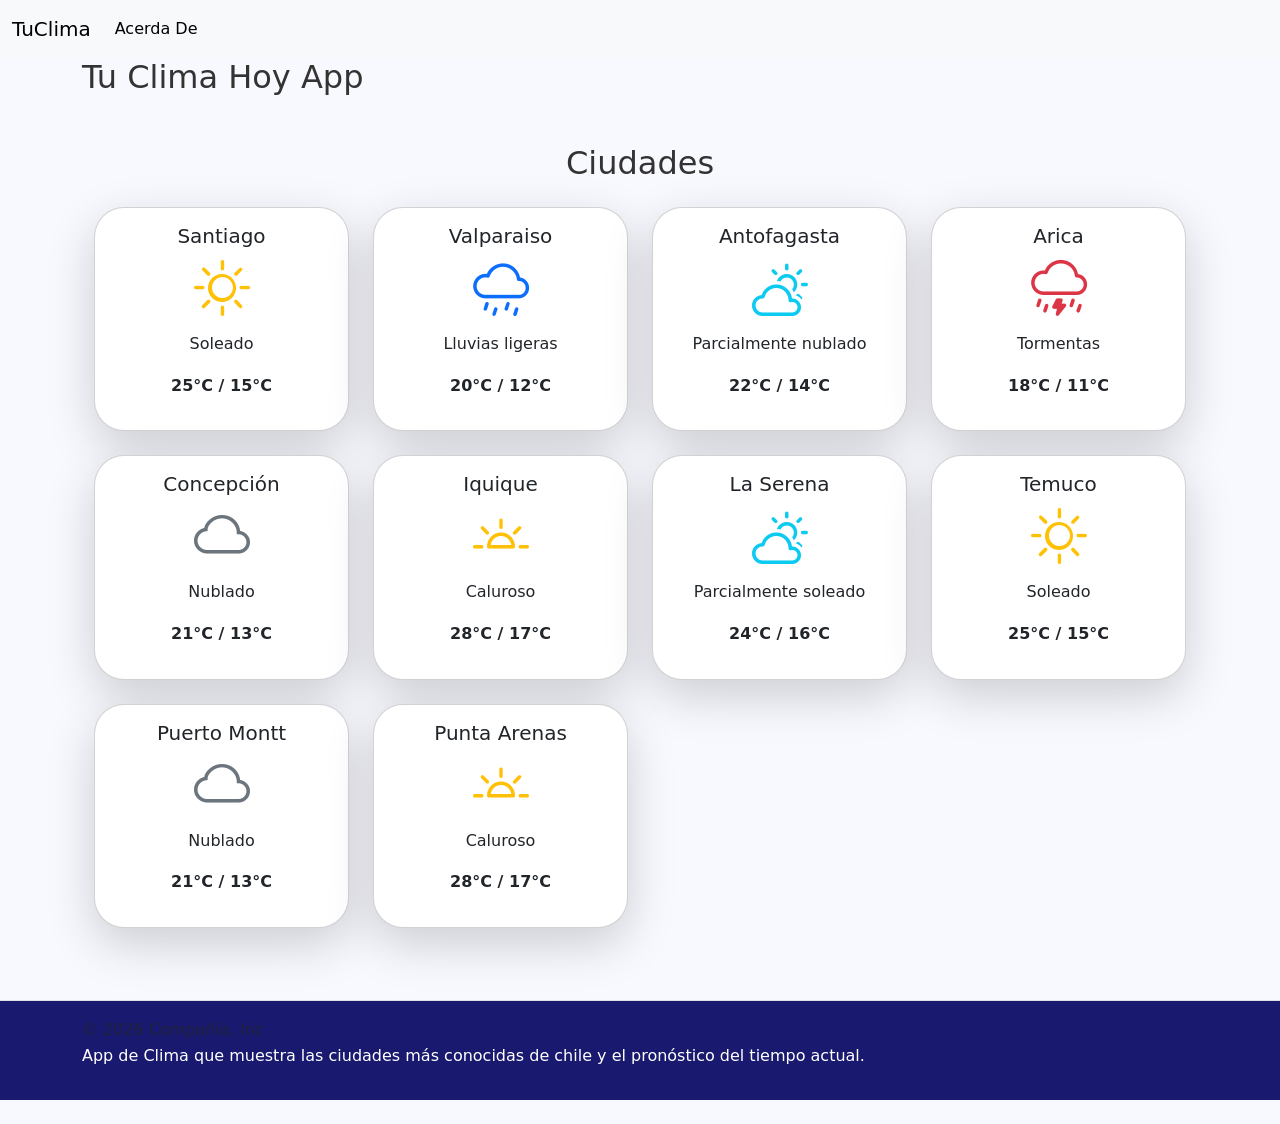
<file: index.html>
<!DOCTYPE html>
<html lang="en">

<head>
  <meta charset="UTF-8">
  <meta name="viewport" content="width=device-width, initial-scale=1.0">
  <link href="https://cdn.jsdelivr.net/npm/bootstrap@5.0.2/dist/css/bootstrap.min.css" rel="stylesheet"
    integrity="sha384-EVSTQN3/azprG1Anm3QDgpJLIm9Nao0Yz1ztcQTwFspd3yD65VohhpuuCOmLASjC" crossorigin="anonymous">
  <!-- Iconos de clima (ejemplo con Bootstrap Icons) -->
  <link href="https://cdn.jsdelivr.net/npm/bootstrap-icons@1.11.3/font/bootstrap-icons.css" rel="stylesheet">
  <link rel="stylesheet" href="css/style.css">
  <title>App de Clima</title>
</head>

<body>

  <header>
    <nav class="navbar navbar-expand-lg bg-body-tertiary navbar-light">
      <div class="container-fluid">
        <a class="navbar-brand" href="#">TuClima</a>
        <button class="navbar-toggler" type="button" data-bs-toggle="collapse" data-bs-target="#navbarNavAltMarkup"
          aria-controls="navbarNavAltMarkup" aria-expanded="false" aria-label="Toggle navigation">
          <span class="navbar-toggler-icon"></span>
        </button>
        <div class="collapse navbar-collapse" id="navbarNavAltMarkup">
          <div class="navbar-nav">
            <a class="nav-link active" aria-current="page" href="contents/acerdade.html">Acerda De</a>
          </div>
        </div>
      </div>
    </nav>
  </header>

  <section class="container">
    <div class="row d-flex justify-content-center">

      <div class="col-12 col-md-12 col-lg-12">
        <h2>Tu Clima Hoy App</h2>
        <div class="container my-5">
          <h2 class="text-center mb-4">Ciudades</h2>
          <div class="row row-cols-1 row-cols-md-4 g-4">

            <!-- Santiago -->
            <div class="col">
              <div class="card text-center shadow-lg">
                <div class="card-body">
                  <h5 class="card-title">Santiago</h5>
                  <i class="bi bi-brightness-high display-4 text-warning"></i>
                  <p class="card-text mt-2">Soleado</p>
                  <p class="fw-bold">25°C / 15°C</p>
                </div>
              </div>
            </div>

            <!-- Valparaíso -->
            <div class="col">
              <div class="card text-center shadow-lg">
                <div class="card-body">
                  <h5 class="card-title">Valparaiso</h5>
                  <i class="bi bi-cloud-drizzle display-4 text-primary"></i>
                  <p class="card-text mt-2">Lluvias ligeras</p>
                  <p class="fw-bold">20°C / 12°C</p>
                </div>
              </div>
            </div>

            <!-- Antofagasta -->
            <div class="col">
              <div class="card text-center shadow-lg">
                <div class="card-body">
                  <h5 class="card-title">Antofagasta</h5>
                  <i class="bi bi-cloud-sun display-4 text-info"></i>
                  <p class="card-text mt-2">Parcialmente nublado</p>
                  <p class="fw-bold">22°C / 14°C</p>
                </div>
              </div>
            </div>

            <!-- Arica -->
            <div class="col">
              <div class="card text-center shadow-lg">
                <div class="card-body">
                  <h5 class="card-title">Arica</h5>
                  <i class="bi bi-cloud-lightning-rain display-4 text-danger"></i>
                  <p class="card-text mt-2">Tormentas</p>
                  <p class="fw-bold">18°C / 11°C</p>
                </div>
              </div>
            </div>

            <!-- Concepción -->
            <div class="col">
              <div class="card text-center shadow-lg">
                <div class="card-body">
                  <h5 class="card-title">Concepción</h5>
                  <i class="bi bi-cloud display-4 text-secondary"></i>
                  <p class="card-text mt-2">Nublado</p>
                  <p class="fw-bold">21°C / 13°C</p>
                </div>
              </div>
            </div>

            <!-- Iquique -->
            <div class="col">
              <div class="card text-center shadow-lg">
                <div class="card-body">
                  <h5 class="card-title">Iquique</h5>
                  <i class="bi bi-brightness-alt-high display-4 text-warning"></i>
                  <p class="card-text mt-2">Caluroso</p>
                  <p class="fw-bold">28°C / 17°C</p>
                </div>
              </div>
            </div>

            <!-- La Serena -->
            <div class="col">
              <div class="card text-center shadow-lg">
                <div class="card-body">
                  <h5 class="card-title">La Serena</h5>
                  <i class="bi bi-cloud-sun display-4 text-info"></i>
                  <p class="card-text mt-2">Parcialmente soleado</p>
                  <p class="fw-bold">24°C / 16°C</p>
                </div>
              </div>
            </div>

            <!-- Temuco -->
            <div class="col">
              <div class="card text-center shadow-lg">
                <div class="card-body">
                  <h5 class="card-title">Temuco</h5>
                  <i class="bi bi-brightness-high display-4 text-warning"></i>
                  <p class="card-text mt-2">Soleado</p>
                  <p class="fw-bold">25°C / 15°C</p>
                </div>
              </div>
            </div>

            <!-- Puerto Montt -->
            <div class="col">
              <div class="card text-center shadow-lg">
                <div class="card-body">
                  <h5 class="card-title">Puerto Montt</h5>
                  <i class="bi bi-cloud display-4 text-secondary"></i>
                  <p class="card-text mt-2">Nublado</p>
                  <p class="fw-bold">21°C / 13°C</p>
                </div>
              </div>
            </div>

            <!-- Punta Arenas -->
            <div class="col">
              <div class="card text-center shadow-lg">
                <div class="card-body">
                  <h5 class="card-title">Punta Arenas</h5>
                  <i class="bi bi-brightness-alt-high display-4 text-warning"></i>
                  <p class="card-text mt-2">Caluroso</p>
                  <p class="fw-bold">28°C / 17°C</p>
                </div>
              </div>
            </div>

          </div>
        </div>


      </div>

    </div>

  </section>



  <footer class="py-3 my-4 border-top">
    <div class="container d-flex flex-wrap justify-content-between align-items-center">
      <p class="col-md-4 mb-0 text-body-secondary">&copy; 2026 Compañía, Inc</p>
      <p>App de Clima que muestra las ciudades más conocidas de chile y el pronóstico del tiempo actual.</p>
    </div>
  </footer>


  <script src="https://cdn.jsdelivr.net/npm/bootstrap@5.0.2/dist/js/bootstrap.bundle.min.js"
    integrity="sha384-MrcW6ZMFYlzcLA8Nl+NtUVF0sA7MsXsP1UyJoMp4YLEuNSfAP+JcXn/tWtIaxVXM"
    crossorigin="anonymous"></script>

  <script src="js/script.js"></script>
</body>

</html>
</file>
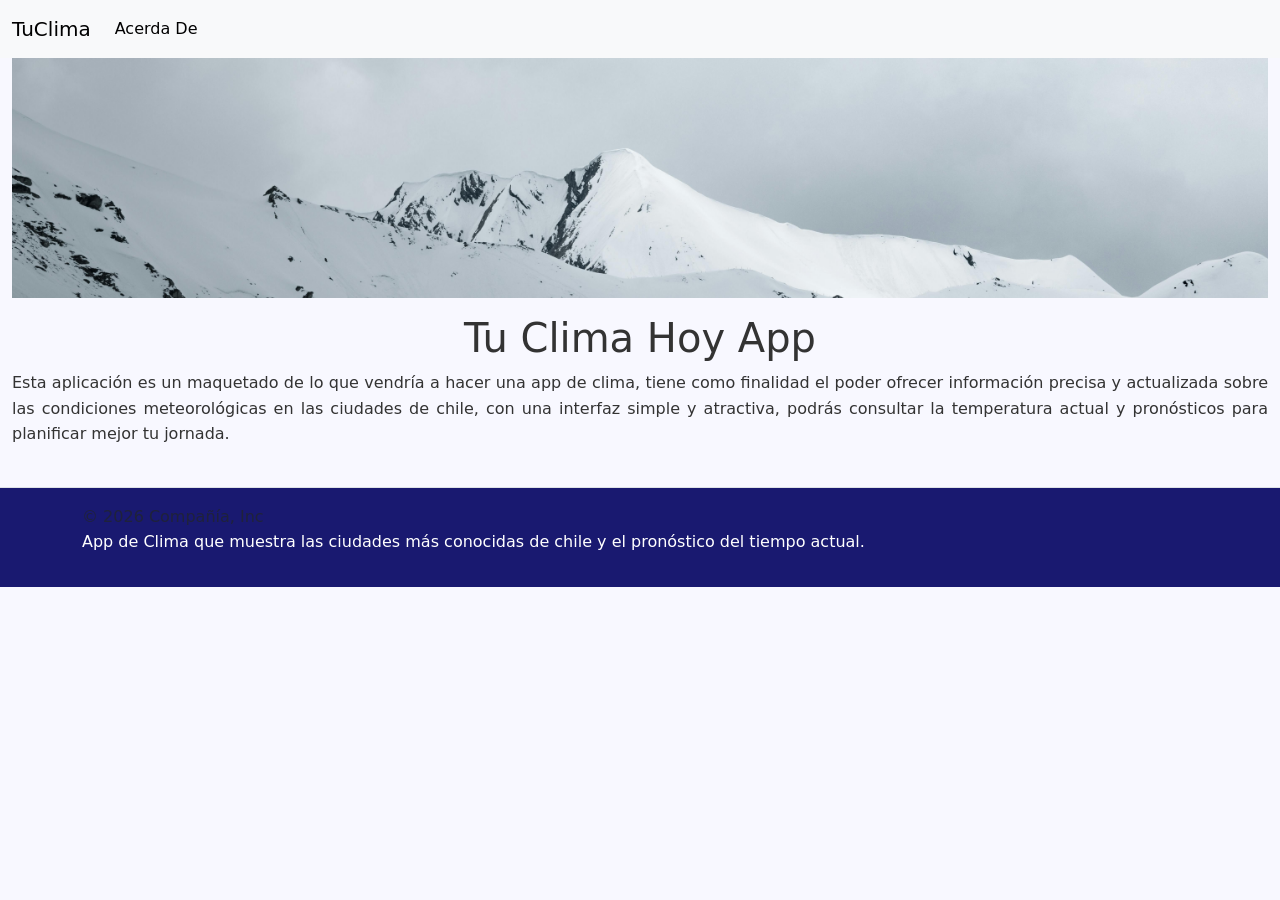
<file: contents/acerdade.html>
<!DOCTYPE html>
<html lang="en">

<head>
  <meta charset="UTF-8">
  <meta name="viewport" content="width=device-width, initial-scale=1.0">
  <!-- Bootstrap CSS -->
  <link href="https://cdn.jsdelivr.net/npm/bootstrap@5.3.3/dist/css/bootstrap.min.css" rel="stylesheet">
  <link rel="stylesheet" href="../css/style.css">
  <title>Acerca De</title>
</head>

<body>
  <header>
    <nav class="navbar navbar-expand-lg bg-body-tertiary navbar-light">
      <div class="container-fluid">
        <a class="navbar-brand" href="../index.html">TuClima</a>
        <button class="navbar-toggler" type="button" data-bs-toggle="collapse" data-bs-target="#navbarNavAltMarkup"
          aria-controls="navbarNavAltMarkup" aria-expanded="false" aria-label="Toggle navigation">
          <span class="navbar-toggler-icon"></span>
        </button>
        <div class="collapse navbar-collapse" id="navbarNavAltMarkup">
          <div class="navbar-nav">
            <a class="nav-link active" aria-current="page" href="contents/acerdade.html">Acerda De</a>
          </div>
        </div>
      </div>
    </nav>
  </header>

  <section class="container-fluid">
    <div class="hero">

    </div>

    <div id="main" class="row row-cols-1 acercade mt-3">
      <h1>Tu Clima Hoy App</h1>

      <p>
        Esta aplicación es un maquetado de lo que vendría a hacer una app de clima, tiene como finalidad el poder
        ofrecer información precisa y actualizada sobre las condiciones meteorológicas en las ciudades de chile, con una
        interfaz simple y atractiva, podrás consultar la temperatura actual y pronósticos para planificar mejor tu
        jornada.
      </p>

    </div>
  </section>


  <footer class="py-3 my-4 border-top">
    <div class="container d-flex flex-wrap justify-content-between align-items-center">
      <p class="col-md-4 mb-0 text-body-secondary">&copy; 2026 Compañía, Inc</p>
      <p>App de Clima que muestra las ciudades más conocidas de chile y el pronóstico del tiempo actual.</p>
    </div>
  </footer>

  <script src="https://cdn.jsdelivr.net/npm/bootstrap@5.0.2/dist/js/bootstrap.bundle.min.js"
    integrity="sha384-MrcW6ZMFYlzcLA8Nl+NtUVF0sA7MsXsP1UyJoMp4YLEuNSfAP+JcXn/tWtIaxVXM"
    crossorigin="anonymous"></script>

</body>

</html>
</file>
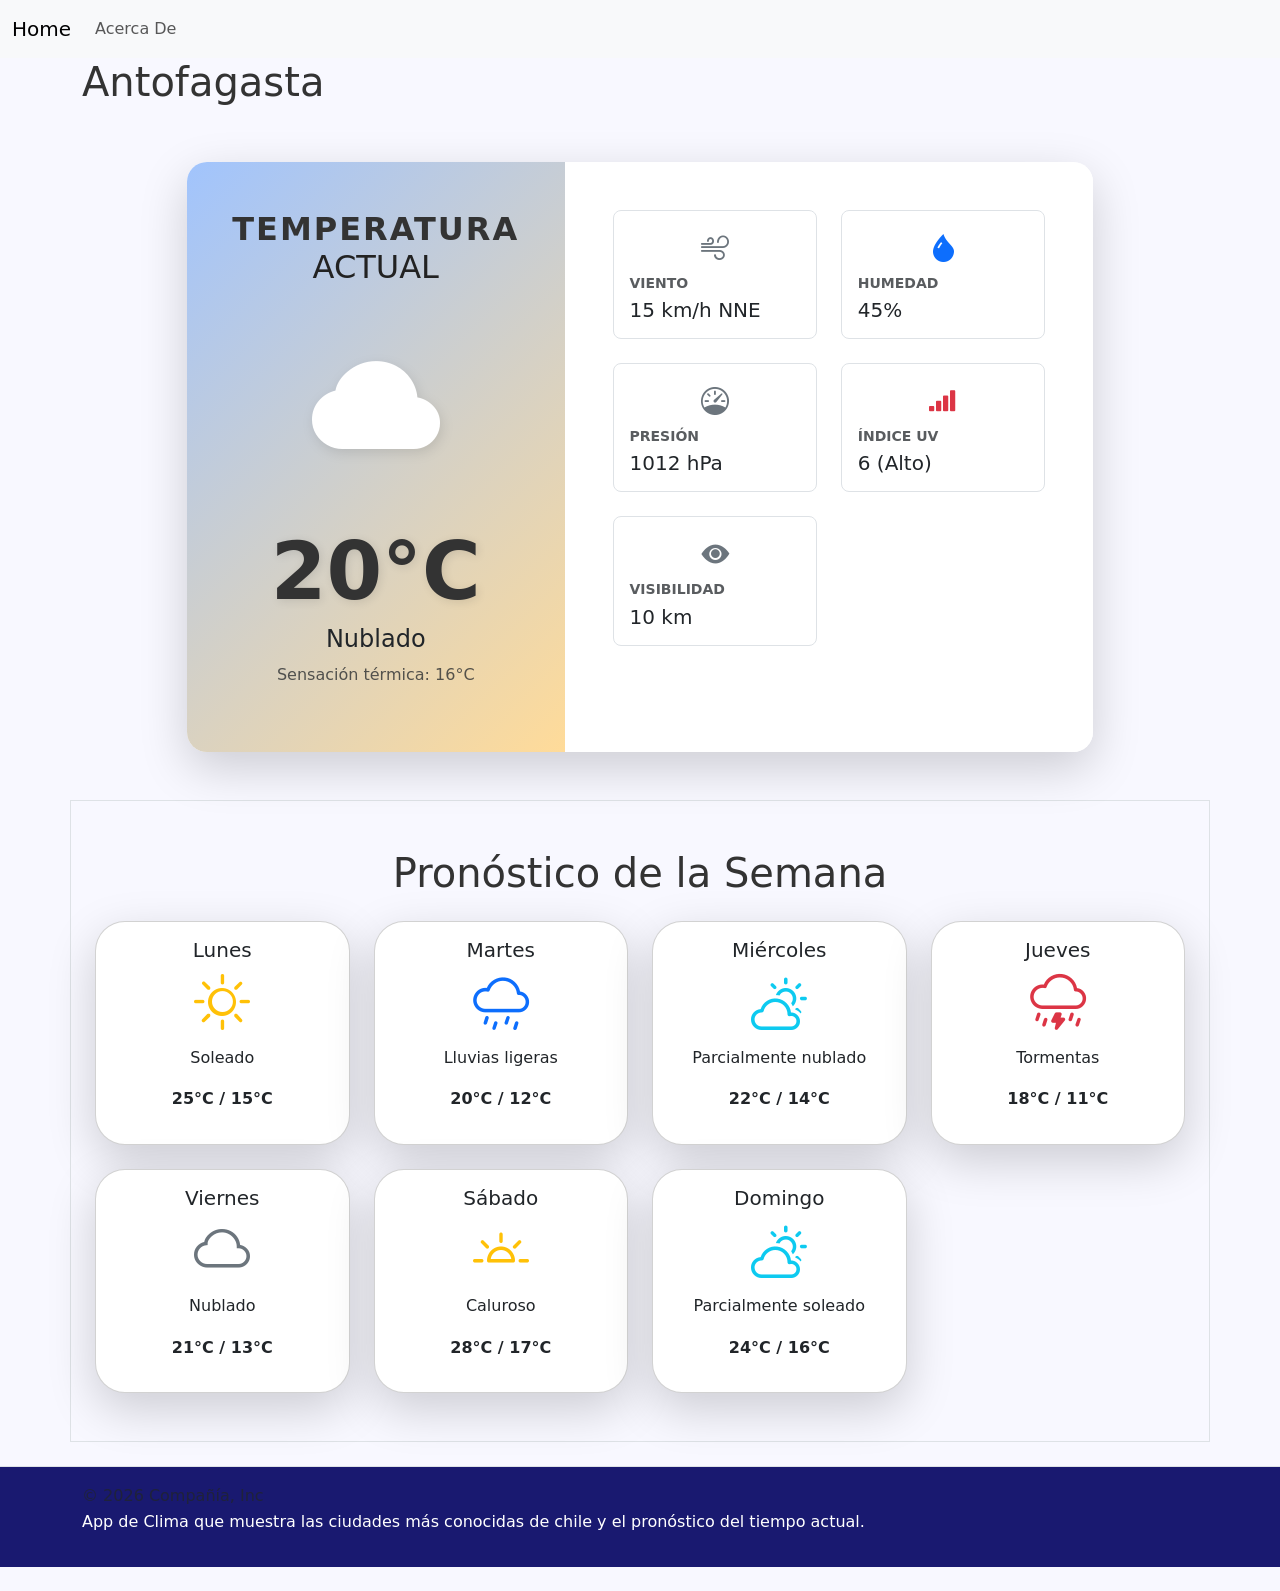
<file: contents/antofagasta.html>
<!DOCTYPE html>
<html lang="en">

<head>
  <meta charset="UTF-8">
  <meta name="viewport" content="width=device-width, initial-scale=1.0">
  <!-- Bootstrap CSS -->
  <link href="https://cdn.jsdelivr.net/npm/bootstrap@5.3.3/dist/css/bootstrap.min.css" rel="stylesheet">
  <!-- Iconos de clima (ejemplo con Bootstrap Icons) -->
  <link href="https://cdn.jsdelivr.net/npm/bootstrap-icons@1.11.3/font/bootstrap-icons.css" rel="stylesheet">
  <link rel="stylesheet" href="../css/style.css">
  <title>App de Clima</title>
</head>

<body>

  <header>
    <nav class="navbar navbar-expand-lg bg-body-tertiary">
      <div class="container-fluid">
        <a class="navbar-brand" href="../index.html">Home</a>
        <button class="navbar-toggler" type="button" data-bs-toggle="collapse" data-bs-target="#navbarNavAltMarkup"
          aria-controls="navbarNavAltMarkup" aria-expanded="false" aria-label="Toggle navigation">
          <span class="navbar-toggler-icon"></span>
        </button>
        <div class="collapse navbar-collapse" id="navbarNavAltMarkup">
          <div class="navbar-nav">
            <a class="nav-link" href="acerdade.html">Acerca De</a>
          </div>
        </div>
      </div>
    </nav>
  </header>

  <section class="container">
    <div class="row main">

      <div class="col-12 col-md-12 col-lg-12">
        <h1>Antofagasta</h1>
        <div class="container py-5">
          <div class="row justify-content-center">
            <div class="col-12 col-xl-10">

              <div class="card shadow-lg border-0 overflow-hidden" style="border-radius: 20px;">
                <div class="row g-0">

                  <div class="col-md-5 d-flex flex-column justify-content-center align-items-center text-white p-5"
                    style="background: linear-gradient(135deg, #a1c4fd 0%, #ffdb99 100%);">
                    <h2 class="text-uppercase fw-bold mb-0" style="letter-spacing: 2px; color: #333;">TEMPERATURA</h2>
                    <h2 class="fw-black mb-4" style="font-size: 2rem; color: #222;">ACTUAL</h2>

                    <div class="position-relative mb-2">
                      <i class="bi bi-cloud-fill"
                        style="font-size: 8rem; color: #fff; filter: drop-shadow(2px 4px 6px rgba(0,0,0,0.1));"></i>
                    </div>

                    <div class="display-1 fw-bold mb-0" style="text-shadow: 2px 2px 10px rgba(0,0,0,0.1); color: #333;">
                      20°C</div>
                    <p class="fs-4 fw-medium text-dark mb-1">Nublado</p>
                    <p class="opacity-75 text-dark">Sensación térmica: 16°C</p>
                  </div>

                  <div class="col-md-7 bg-white p-5">
                    <div class="row g-4">
                      <div class="col-6">
                        <div class="p-3 border rounded-3 text-center">
                          <i class="bi bi-wind fs-3 text-secondary"></i>
                          <p class="small text-uppercase mb-1 fw-bold text-muted">Viento</p>
                          <p class="h5 mb-0">15 km/h NNE</p>
                        </div>
                      </div>
                      <div class="col-6">
                        <div class="p-3 border rounded-3 text-center">
                          <i class="bi bi-droplet-fill fs-3 text-primary"></i>
                          <p class="small text-uppercase mb-1 fw-bold text-muted">Humedad</p>
                          <p class="h5 mb-0">45%</p>
                        </div>
                      </div>
                      <div class="col-6">
                        <div class="p-3 border rounded-3 text-center">
                          <i class="bi bi-speedometer fs-3 text-secondary"></i>
                          <p class="small text-uppercase mb-1 fw-bold text-muted">Presión</p>
                          <p class="h5 mb-0">1012 hPa</p>
                        </div>
                      </div>
                      <div class="col-6">
                        <div class="p-3 border rounded-3 text-center">
                          <i class="bi bi-reception-4 fs-3 text-danger"></i>
                          <p class="small text-uppercase mb-1 fw-bold text-muted">Índice UV</p>
                          <p class="h5 mb-0">6 (Alto)</p>
                        </div>
                      </div>
                      <div class="col-6">
                        <div class="p-3 border rounded-3 text-center">
                          <i class="bi bi-eye-fill fs-3 text-secondary"></i>
                          <p class="small text-uppercase mb-1 fw-bold text-muted">Visibilidad</p>
                          <p class="h5 mb-0">10 km</p>
                        </div>
                      </div>

                    </div>
                  </div>

                </div>
              </div>
            </div>
          </div>
        </div>
      </div>
      <div class="col-12 col-md-12 col-lg-12 border">
        <div class="container my-5">
          <h1 class="text-center mb-4">Pronóstico de la Semana</h1>
          <div class="row row-cols-1 row-cols-md-4 g-4">

            <!-- Lunes -->
            <div class="col">
              <div class="card text-center shadow-lg">
                <div class="card-body">
                  <h5 class="card-title">Lunes</h5>
                  <i class="bi bi-brightness-high display-4 text-warning"></i>
                  <p class="card-text mt-2">Soleado</p>
                  <p class="fw-bold">25°C / 15°C</p>
                </div>
              </div>
            </div>

            <!-- Martes -->
            <div class="col">
              <div class="card text-center shadow-lg">
                <div class="card-body">
                  <h5 class="card-title">Martes</h5>
                  <i class="bi bi-cloud-drizzle display-4 text-primary"></i>
                  <p class="card-text mt-2">Lluvias ligeras</p>
                  <p class="fw-bold">20°C / 12°C</p>
                </div>
              </div>
            </div>

            <!-- Miércoles -->
            <div class="col">
              <div class="card text-center shadow-lg">
                <div class="card-body">
                  <h5 class="card-title">Miércoles</h5>
                  <i class="bi bi-cloud-sun display-4 text-info"></i>
                  <p class="card-text mt-2">Parcialmente nublado</p>
                  <p class="fw-bold">22°C / 14°C</p>
                </div>
              </div>
            </div>

            <!-- Jueves -->
            <div class="col">
              <div class="card text-center shadow-lg">
                <div class="card-body">
                  <h5 class="card-title">Jueves</h5>
                  <i class="bi bi-cloud-lightning-rain display-4 text-danger"></i>
                  <p class="card-text mt-2">Tormentas</p>
                  <p class="fw-bold">18°C / 11°C</p>
                </div>
              </div>
            </div>

            <!-- Viernes -->
            <div class="col">
              <div class="card text-center shadow-lg">
                <div class="card-body">
                  <h5 class="card-title">Viernes</h5>
                  <i class="bi bi-cloud display-4 text-secondary"></i>
                  <p class="card-text mt-2">Nublado</p>
                  <p class="fw-bold">21°C / 13°C</p>
                </div>
              </div>
            </div>

            <!-- Sábado -->
            <div class="col">
              <div class="card text-center shadow-lg">
                <div class="card-body">
                  <h5 class="card-title">Sábado</h5>
                  <i class="bi bi-brightness-alt-high display-4 text-warning"></i>
                  <p class="card-text mt-2">Caluroso</p>
                  <p class="fw-bold">28°C / 17°C</p>
                </div>
              </div>
            </div>

            <!-- Domingo -->
            <div class="col">
              <div class="card text-center shadow-lg">
                <div class="card-body">
                  <h5 class="card-title">Domingo</h5>
                  <i class="bi bi-cloud-sun display-4 text-info"></i>
                  <p class="card-text mt-2">Parcialmente soleado</p>
                  <p class="fw-bold">24°C / 16°C</p>
                </div>
              </div>
            </div>

          </div>
        </div>


      </div>
  </section>

  <footer class="py-3 my-4 border-top">
    <div class="container d-flex flex-wrap justify-content-between align-items-center">
      <p class="col-md-4 mb-0 text-body-secondary">&copy; 2026 Compañía, Inc</p>
      <p>App de Clima que muestra las ciudades más conocidas de chile y el pronóstico del tiempo actual.</p>
    </div>
  </footer>

  <script src="https://cdn.jsdelivr.net/npm/bootstrap@5.0.2/dist/js/bootstrap.bundle.min.js"
    integrity="sha384-MrcW6ZMFYlzcLA8Nl+NtUVF0sA7MsXsP1UyJoMp4YLEuNSfAP+JcXn/tWtIaxVXM"
    crossorigin="anonymous"></script>
</body>

</html>
</file>
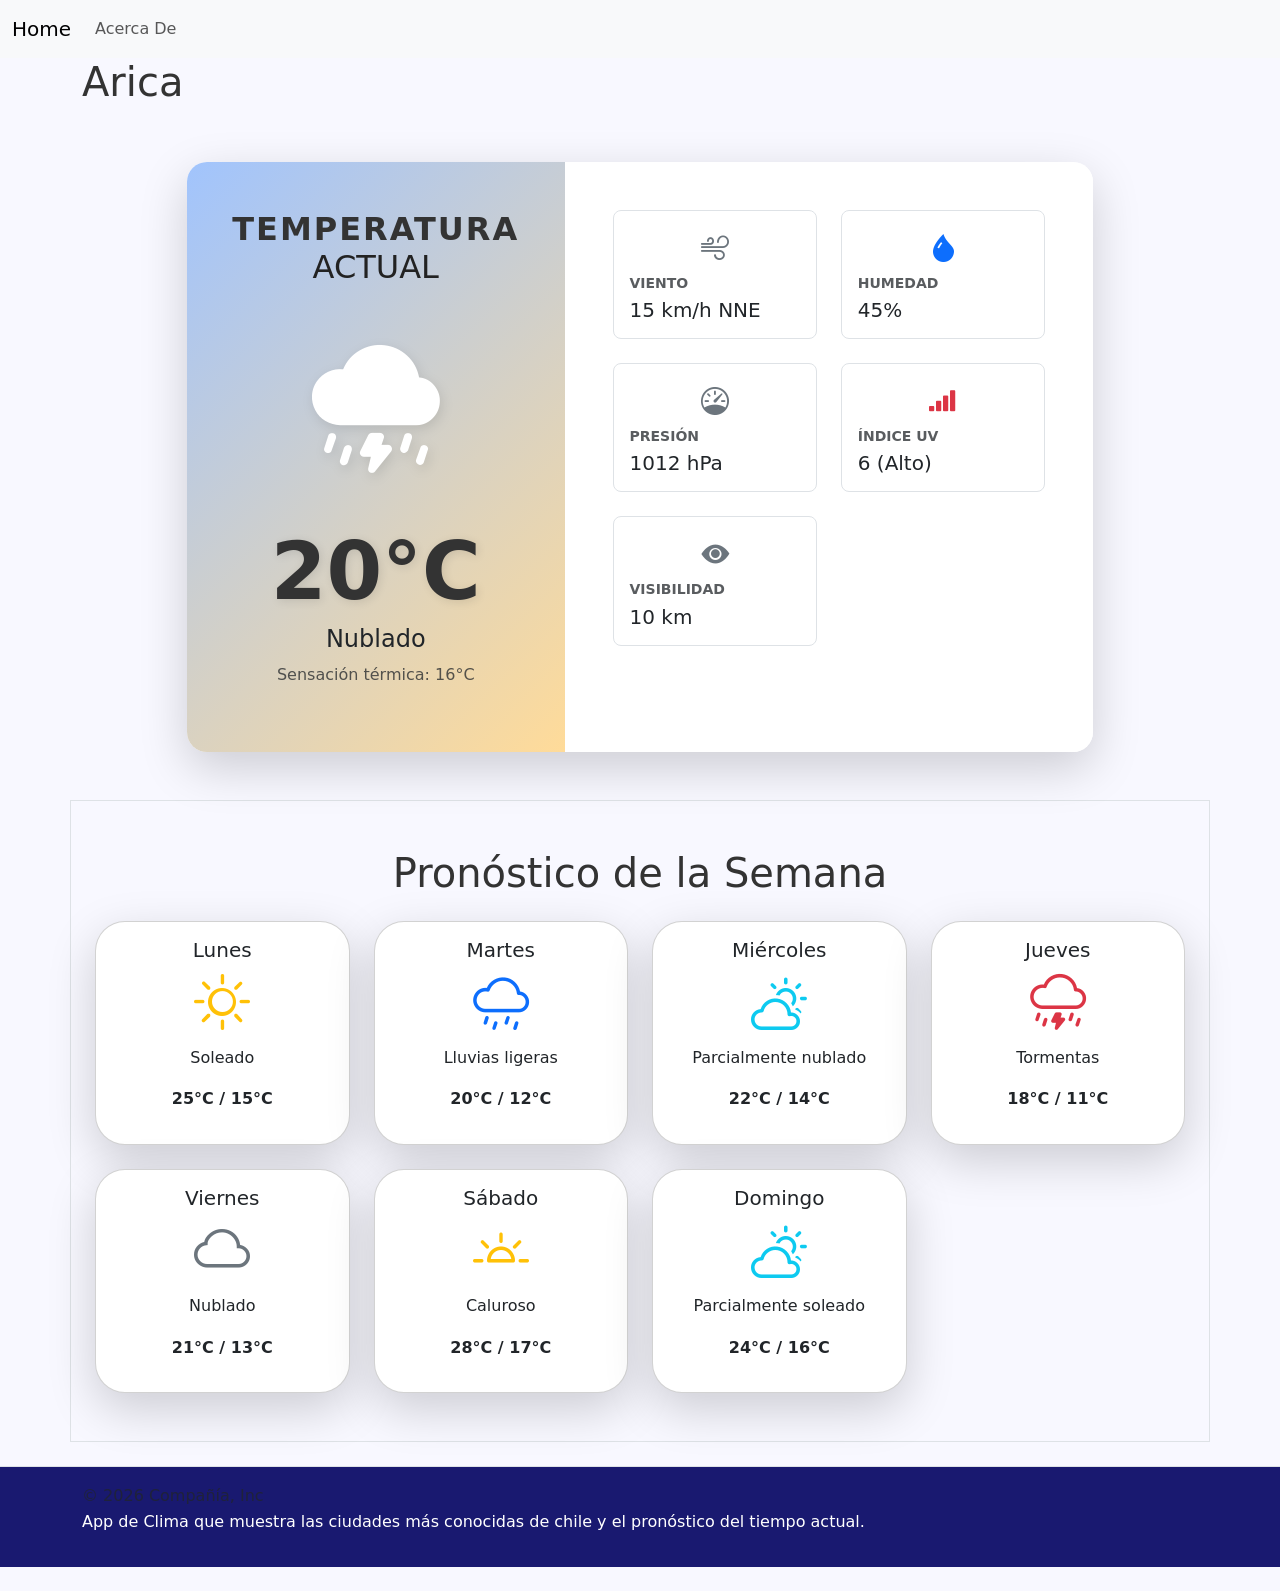
<file: contents/arica.html>
<!DOCTYPE html>
<html lang="en">

<head>
  <meta charset="UTF-8">
  <meta name="viewport" content="width=device-width, initial-scale=1.0">
  <!-- Bootstrap CSS -->
  <link href="https://cdn.jsdelivr.net/npm/bootstrap@5.3.3/dist/css/bootstrap.min.css" rel="stylesheet">
  <!-- Iconos de clima (ejemplo con Bootstrap Icons) -->
  <link href="https://cdn.jsdelivr.net/npm/bootstrap-icons@1.11.3/font/bootstrap-icons.css" rel="stylesheet">
  <link rel="stylesheet" href="../css/style.css">
  <title>App de Clima</title>
</head>

<body>

  <header>
    <nav class="navbar navbar-expand-lg bg-body-tertiary">
      <div class="container-fluid">
        <a class="navbar-brand" href="../index.html">Home</a>
        <button class="navbar-toggler" type="button" data-bs-toggle="collapse" data-bs-target="#navbarNavAltMarkup"
          aria-controls="navbarNavAltMarkup" aria-expanded="false" aria-label="Toggle navigation">
          <span class="navbar-toggler-icon"></span>
        </button>
        <div class="collapse navbar-collapse" id="navbarNavAltMarkup">
          <div class="navbar-nav">
            <a class="nav-link" href="acerdade.html">Acerca De</a>
          </div>
        </div>
      </div>
    </nav>
  </header>

  <section class="container">
    <div class="row main">

      <div class="col-12 col-md-12 col-lg-12">
        <h1>Arica</h1>
        <div class="container py-5">
          <div class="row justify-content-center">
            <div class="col-12 col-xl-10">

              <div class="card shadow-lg border-0 overflow-hidden" style="border-radius: 20px;">
                <div class="row g-0">

                  <div class="col-md-5 d-flex flex-column justify-content-center align-items-center text-white p-5"
                    style="background: linear-gradient(135deg, #a1c4fd 0%, #ffdb99 100%);">
                    <h2 class="text-uppercase fw-bold mb-0" style="letter-spacing: 2px; color: #333;">TEMPERATURA</h2>
                    <h2 class="fw-black mb-4" style="font-size: 2rem; color: #222;">ACTUAL</h2>

                    <div class="position-relative mb-2">
                      <i class="bi bi-cloud-lightning-rain-fill"
                        style="font-size: 8rem; color: #fff; filter: drop-shadow(2px 4px 6px rgba(0,0,0,0.1));"></i>
                    </div>

                    <div class="display-1 fw-bold mb-0" style="text-shadow: 2px 2px 10px rgba(0,0,0,0.1); color: #333;">
                      20°C</div>
                    <p class="fs-4 fw-medium text-dark mb-1">Nublado</p>
                    <p class="opacity-75 text-dark">Sensación térmica: 16°C</p>
                  </div>

                  <div class="col-md-7 bg-white p-5">
                    <div class="row g-4">
                      <div class="col-6">
                        <div class="p-3 border rounded-3 text-center">
                          <i class="bi bi-wind fs-3 text-secondary"></i>
                          <p class="small text-uppercase mb-1 fw-bold text-muted">Viento</p>
                          <p class="h5 mb-0">15 km/h NNE</p>
                        </div>
                      </div>
                      <div class="col-6">
                        <div class="p-3 border rounded-3 text-center">
                          <i class="bi bi-droplet-fill fs-3 text-primary"></i>
                          <p class="small text-uppercase mb-1 fw-bold text-muted">Humedad</p>
                          <p class="h5 mb-0">45%</p>
                        </div>
                      </div>
                      <div class="col-6">
                        <div class="p-3 border rounded-3 text-center">
                          <i class="bi bi-speedometer fs-3 text-secondary"></i>
                          <p class="small text-uppercase mb-1 fw-bold text-muted">Presión</p>
                          <p class="h5 mb-0">1012 hPa</p>
                        </div>
                      </div>
                      <div class="col-6">
                        <div class="p-3 border rounded-3 text-center">
                          <i class="bi bi-reception-4 fs-3 text-danger"></i>
                          <p class="small text-uppercase mb-1 fw-bold text-muted">Índice UV</p>
                          <p class="h5 mb-0">6 (Alto)</p>
                        </div>
                      </div>
                      <div class="col-6">
                        <div class="p-3 border rounded-3 text-center">
                          <i class="bi bi-eye-fill fs-3 text-secondary"></i>
                          <p class="small text-uppercase mb-1 fw-bold text-muted">Visibilidad</p>
                          <p class="h5 mb-0">10 km</p>
                        </div>
                      </div>

                    </div>
                  </div>

                </div>
              </div>
            </div>
          </div>
        </div>
      </div>
      <div class="col-12 col-md-12 col-lg-12 border">
        <div class="container my-5">
          <h1 class="text-center mb-4">Pronóstico de la Semana</h1>
          <div class="row row-cols-1 row-cols-md-4 g-4">

            <!-- Lunes -->
            <div class="col">
              <div class="card text-center shadow-lg">
                <div class="card-body">
                  <h5 class="card-title">Lunes</h5>
                  <i class="bi bi-brightness-high display-4 text-warning"></i>
                  <p class="card-text mt-2">Soleado</p>
                  <p class="fw-bold">25°C / 15°C</p>
                </div>
              </div>
            </div>

            <!-- Martes -->
            <div class="col">
              <div class="card text-center shadow-lg">
                <div class="card-body">
                  <h5 class="card-title">Martes</h5>
                  <i class="bi bi-cloud-drizzle display-4 text-primary"></i>
                  <p class="card-text mt-2">Lluvias ligeras</p>
                  <p class="fw-bold">20°C / 12°C</p>
                </div>
              </div>
            </div>

            <!-- Miércoles -->
            <div class="col">
              <div class="card text-center shadow-lg">
                <div class="card-body">
                  <h5 class="card-title">Miércoles</h5>
                  <i class="bi bi-cloud-sun display-4 text-info"></i>
                  <p class="card-text mt-2">Parcialmente nublado</p>
                  <p class="fw-bold">22°C / 14°C</p>
                </div>
              </div>
            </div>

            <!-- Jueves -->
            <div class="col">
              <div class="card text-center shadow-lg">
                <div class="card-body">
                  <h5 class="card-title">Jueves</h5>
                  <i class="bi bi-cloud-lightning-rain display-4 text-danger"></i>
                  <p class="card-text mt-2">Tormentas</p>
                  <p class="fw-bold">18°C / 11°C</p>
                </div>
              </div>
            </div>

            <!-- Viernes -->
            <div class="col">
              <div class="card text-center shadow-lg">
                <div class="card-body">
                  <h5 class="card-title">Viernes</h5>
                  <i class="bi bi-cloud display-4 text-secondary"></i>
                  <p class="card-text mt-2">Nublado</p>
                  <p class="fw-bold">21°C / 13°C</p>
                </div>
              </div>
            </div>

            <!-- Sábado -->
            <div class="col">
              <div class="card text-center shadow-lg">
                <div class="card-body">
                  <h5 class="card-title">Sábado</h5>
                  <i class="bi bi-brightness-alt-high display-4 text-warning"></i>
                  <p class="card-text mt-2">Caluroso</p>
                  <p class="fw-bold">28°C / 17°C</p>
                </div>
              </div>
            </div>

            <!-- Domingo -->
            <div class="col">
              <div class="card text-center shadow-lg">
                <div class="card-body">
                  <h5 class="card-title">Domingo</h5>
                  <i class="bi bi-cloud-sun display-4 text-info"></i>
                  <p class="card-text mt-2">Parcialmente soleado</p>
                  <p class="fw-bold">24°C / 16°C</p>
                </div>
              </div>
            </div>

          </div>
        </div>


      </div>
  </section>

  <footer class="py-3 my-4 border-top">
    <div class="container d-flex flex-wrap justify-content-between align-items-center">
      <p class="col-md-4 mb-0 text-body-secondary">&copy; 2026 Compañía, Inc</p>
      <p>App de Clima que muestra las ciudades más conocidas de chile y el pronóstico del tiempo actual.</p>
    </div>
  </footer>

  <script src="https://cdn.jsdelivr.net/npm/bootstrap@5.0.2/dist/js/bootstrap.bundle.min.js"
    integrity="sha384-MrcW6ZMFYlzcLA8Nl+NtUVF0sA7MsXsP1UyJoMp4YLEuNSfAP+JcXn/tWtIaxVXM"
    crossorigin="anonymous"></script>
</body>

</html>
</file>
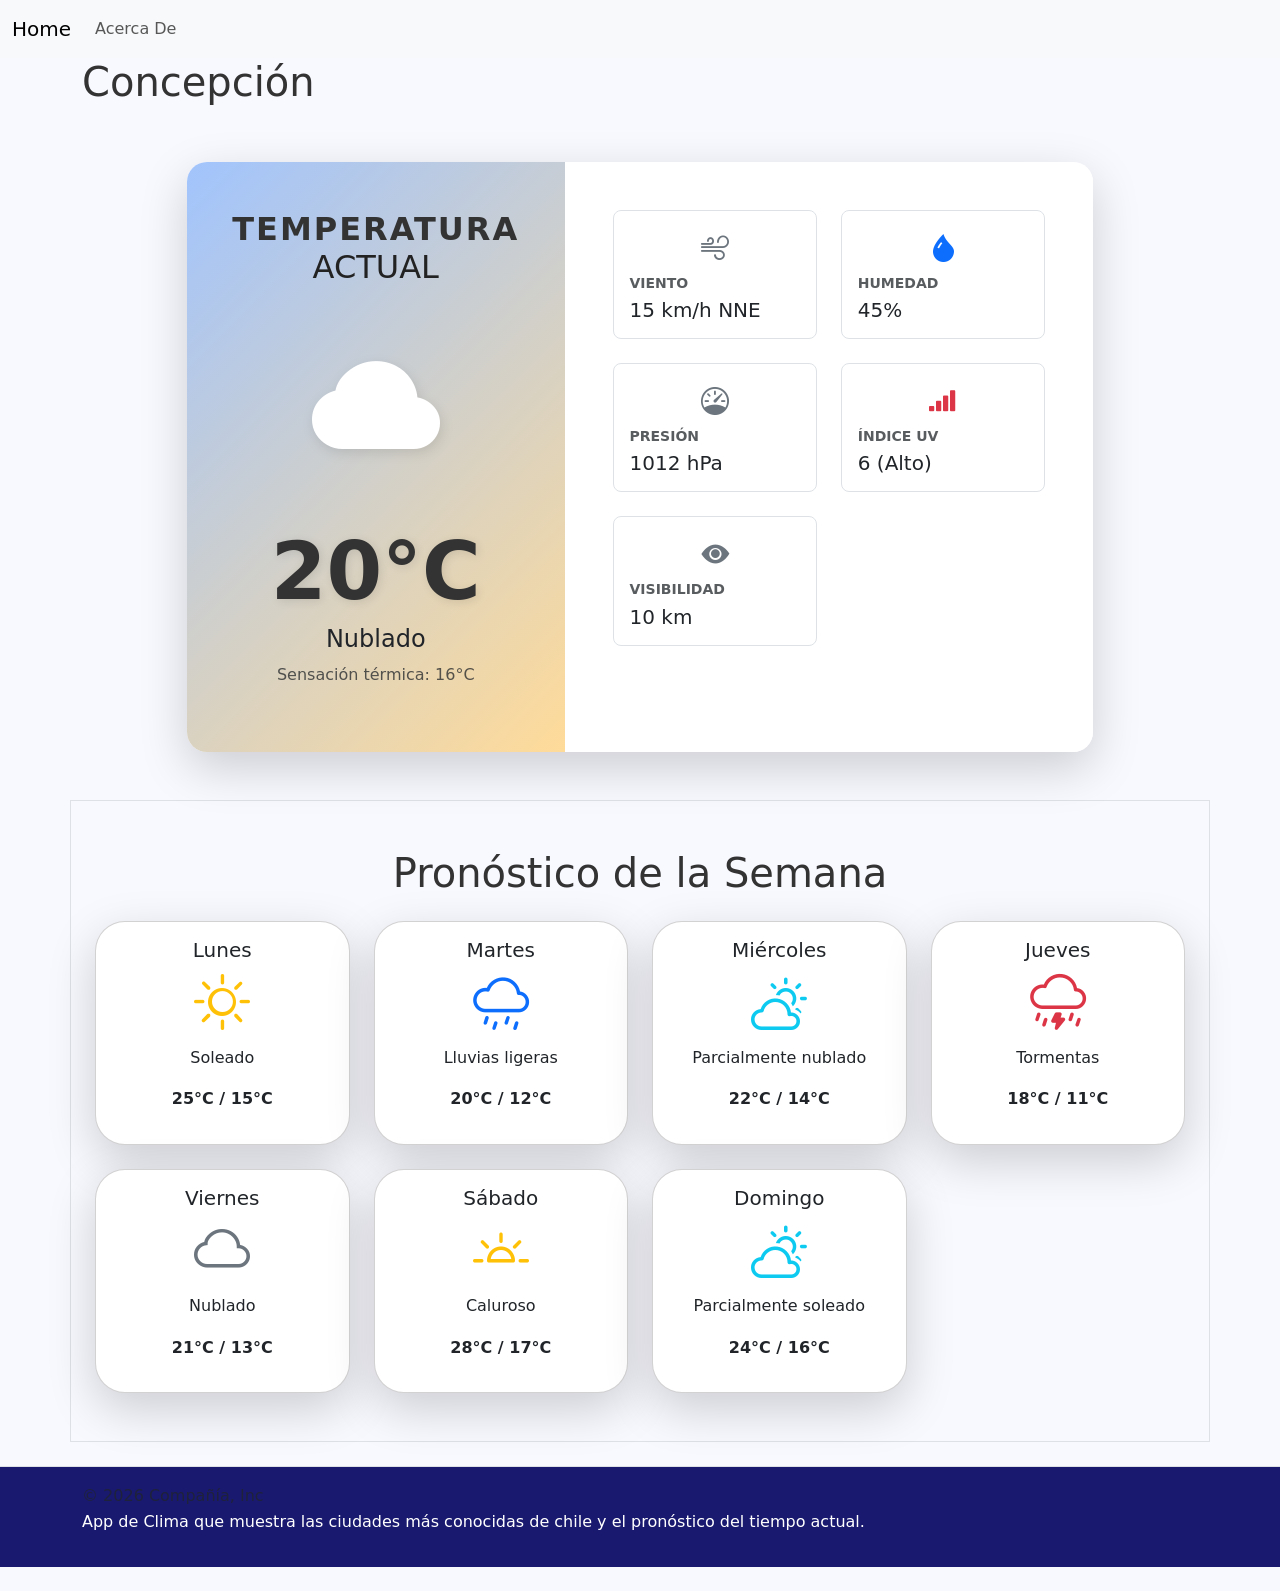
<file: contents/concepcion.html>
<!DOCTYPE html>
<html lang="en">

<head>
  <meta charset="UTF-8">
  <meta name="viewport" content="width=device-width, initial-scale=1.0">
  <!-- Bootstrap CSS -->
  <link href="https://cdn.jsdelivr.net/npm/bootstrap@5.3.3/dist/css/bootstrap.min.css" rel="stylesheet">
  <!-- Iconos de clima (ejemplo con Bootstrap Icons) -->
  <link href="https://cdn.jsdelivr.net/npm/bootstrap-icons@1.11.3/font/bootstrap-icons.css" rel="stylesheet">
  <link rel="stylesheet" href="../css/style.css">
  <title>App de Clima</title>
</head>

<body>

  <header>
    <nav class="navbar navbar-expand-lg bg-body-tertiary">
      <div class="container-fluid">
        <a class="navbar-brand" href="../index.html">Home</a>
        <button class="navbar-toggler" type="button" data-bs-toggle="collapse" data-bs-target="#navbarNavAltMarkup"
          aria-controls="navbarNavAltMarkup" aria-expanded="false" aria-label="Toggle navigation">
          <span class="navbar-toggler-icon"></span>
        </button>
        <div class="collapse navbar-collapse" id="navbarNavAltMarkup">
          <div class="navbar-nav">
            <a class="nav-link" href="acerdade.html">Acerca De</a>
          </div>
        </div>
      </div>
    </nav>
  </header>

  <section class="container">
    <div class="row main">

      <div class="col-12 col-md-12 col-lg-12">
        <h1>Concepción</h1>
        <div class="container py-5">
          <div class="row justify-content-center">
            <div class="col-12 col-xl-10">

              <div class="card shadow-lg border-0 overflow-hidden" style="border-radius: 20px;">
                <div class="row g-0">

                  <div class="col-md-5 d-flex flex-column justify-content-center align-items-center text-white p-5"
                    style="background: linear-gradient(135deg, #a1c4fd 0%, #ffdb99 100%);">
                    <h2 class="text-uppercase fw-bold mb-0" style="letter-spacing: 2px; color: #333;">TEMPERATURA</h2>
                    <h2 class="fw-black mb-4" style="font-size: 2rem; color: #222;">ACTUAL</h2>

                    <div class="position-relative mb-2">
                      <i class="bi bi-cloud-fill"
                        style="font-size: 8rem; color: #fff; filter: drop-shadow(2px 4px 6px rgba(0,0,0,0.1));"></i>
                    </div>

                    <div class="display-1 fw-bold mb-0" style="text-shadow: 2px 2px 10px rgba(0,0,0,0.1); color: #333;">
                      20°C</div>
                    <p class="fs-4 fw-medium text-dark mb-1">Nublado</p>
                    <p class="opacity-75 text-dark">Sensación térmica: 16°C</p>
                  </div>

                  <div class="col-md-7 bg-white p-5">
                    <div class="row g-4">
                      <div class="col-6">
                        <div class="p-3 border rounded-3 text-center">
                          <i class="bi bi-wind fs-3 text-secondary"></i>
                          <p class="small text-uppercase mb-1 fw-bold text-muted">Viento</p>
                          <p class="h5 mb-0">15 km/h NNE</p>
                        </div>
                      </div>
                      <div class="col-6">
                        <div class="p-3 border rounded-3 text-center">
                          <i class="bi bi-droplet-fill fs-3 text-primary"></i>
                          <p class="small text-uppercase mb-1 fw-bold text-muted">Humedad</p>
                          <p class="h5 mb-0">45%</p>
                        </div>
                      </div>
                      <div class="col-6">
                        <div class="p-3 border rounded-3 text-center">
                          <i class="bi bi-speedometer fs-3 text-secondary"></i>
                          <p class="small text-uppercase mb-1 fw-bold text-muted">Presión</p>
                          <p class="h5 mb-0">1012 hPa</p>
                        </div>
                      </div>
                      <div class="col-6">
                        <div class="p-3 border rounded-3 text-center">
                          <i class="bi bi-reception-4 fs-3 text-danger"></i>
                          <p class="small text-uppercase mb-1 fw-bold text-muted">Índice UV</p>
                          <p class="h5 mb-0">6 (Alto)</p>
                        </div>
                      </div>
                      <div class="col-6">
                        <div class="p-3 border rounded-3 text-center">
                          <i class="bi bi-eye-fill fs-3 text-secondary"></i>
                          <p class="small text-uppercase mb-1 fw-bold text-muted">Visibilidad</p>
                          <p class="h5 mb-0">10 km</p>
                        </div>
                      </div>

                    </div>
                  </div>

                </div>
              </div>
            </div>
          </div>
        </div>
      </div>
      <div class="col-12 col-md-12 col-lg-12 border">
        <div class="container my-5">
          <h1 class="text-center mb-4">Pronóstico de la Semana</h1>
          <div class="row row-cols-1 row-cols-md-4 g-4">

            <!-- Lunes -->
            <div class="col">
              <div class="card text-center shadow-lg">
                <div class="card-body">
                  <h5 class="card-title">Lunes</h5>
                  <i class="bi bi-brightness-high display-4 text-warning"></i>
                  <p class="card-text mt-2">Soleado</p>
                  <p class="fw-bold">25°C / 15°C</p>
                </div>
              </div>
            </div>

            <!-- Martes -->
            <div class="col">
              <div class="card text-center shadow-lg">
                <div class="card-body">
                  <h5 class="card-title">Martes</h5>
                  <i class="bi bi-cloud-drizzle display-4 text-primary"></i>
                  <p class="card-text mt-2">Lluvias ligeras</p>
                  <p class="fw-bold">20°C / 12°C</p>
                </div>
              </div>
            </div>

            <!-- Miércoles -->
            <div class="col">
              <div class="card text-center shadow-lg">
                <div class="card-body">
                  <h5 class="card-title">Miércoles</h5>
                  <i class="bi bi-cloud-sun display-4 text-info"></i>
                  <p class="card-text mt-2">Parcialmente nublado</p>
                  <p class="fw-bold">22°C / 14°C</p>
                </div>
              </div>
            </div>

            <!-- Jueves -->
            <div class="col">
              <div class="card text-center shadow-lg">
                <div class="card-body">
                  <h5 class="card-title">Jueves</h5>
                  <i class="bi bi-cloud-lightning-rain display-4 text-danger"></i>
                  <p class="card-text mt-2">Tormentas</p>
                  <p class="fw-bold">18°C / 11°C</p>
                </div>
              </div>
            </div>

            <!-- Viernes -->
            <div class="col">
              <div class="card text-center shadow-lg">
                <div class="card-body">
                  <h5 class="card-title">Viernes</h5>
                  <i class="bi bi-cloud display-4 text-secondary"></i>
                  <p class="card-text mt-2">Nublado</p>
                  <p class="fw-bold">21°C / 13°C</p>
                </div>
              </div>
            </div>

            <!-- Sábado -->
            <div class="col">
              <div class="card text-center shadow-lg">
                <div class="card-body">
                  <h5 class="card-title">Sábado</h5>
                  <i class="bi bi-brightness-alt-high display-4 text-warning"></i>
                  <p class="card-text mt-2">Caluroso</p>
                  <p class="fw-bold">28°C / 17°C</p>
                </div>
              </div>
            </div>

            <!-- Domingo -->
            <div class="col">
              <div class="card text-center shadow-lg">
                <div class="card-body">
                  <h5 class="card-title">Domingo</h5>
                  <i class="bi bi-cloud-sun display-4 text-info"></i>
                  <p class="card-text mt-2">Parcialmente soleado</p>
                  <p class="fw-bold">24°C / 16°C</p>
                </div>
              </div>
            </div>

          </div>
        </div>


      </div>
  </section>

  <footer class="py-3 my-4 border-top">
    <div class="container d-flex flex-wrap justify-content-between align-items-center">
      <p class="col-md-4 mb-0 text-body-secondary">&copy; 2026 Compañía, Inc</p>
      <p>App de Clima que muestra las ciudades más conocidas de chile y el pronóstico del tiempo actual.</p>
    </div>
  </footer>

  <script src="https://cdn.jsdelivr.net/npm/bootstrap@5.0.2/dist/js/bootstrap.bundle.min.js"
    integrity="sha384-MrcW6ZMFYlzcLA8Nl+NtUVF0sA7MsXsP1UyJoMp4YLEuNSfAP+JcXn/tWtIaxVXM"
    crossorigin="anonymous"></script>
</body>

</html>
</file>
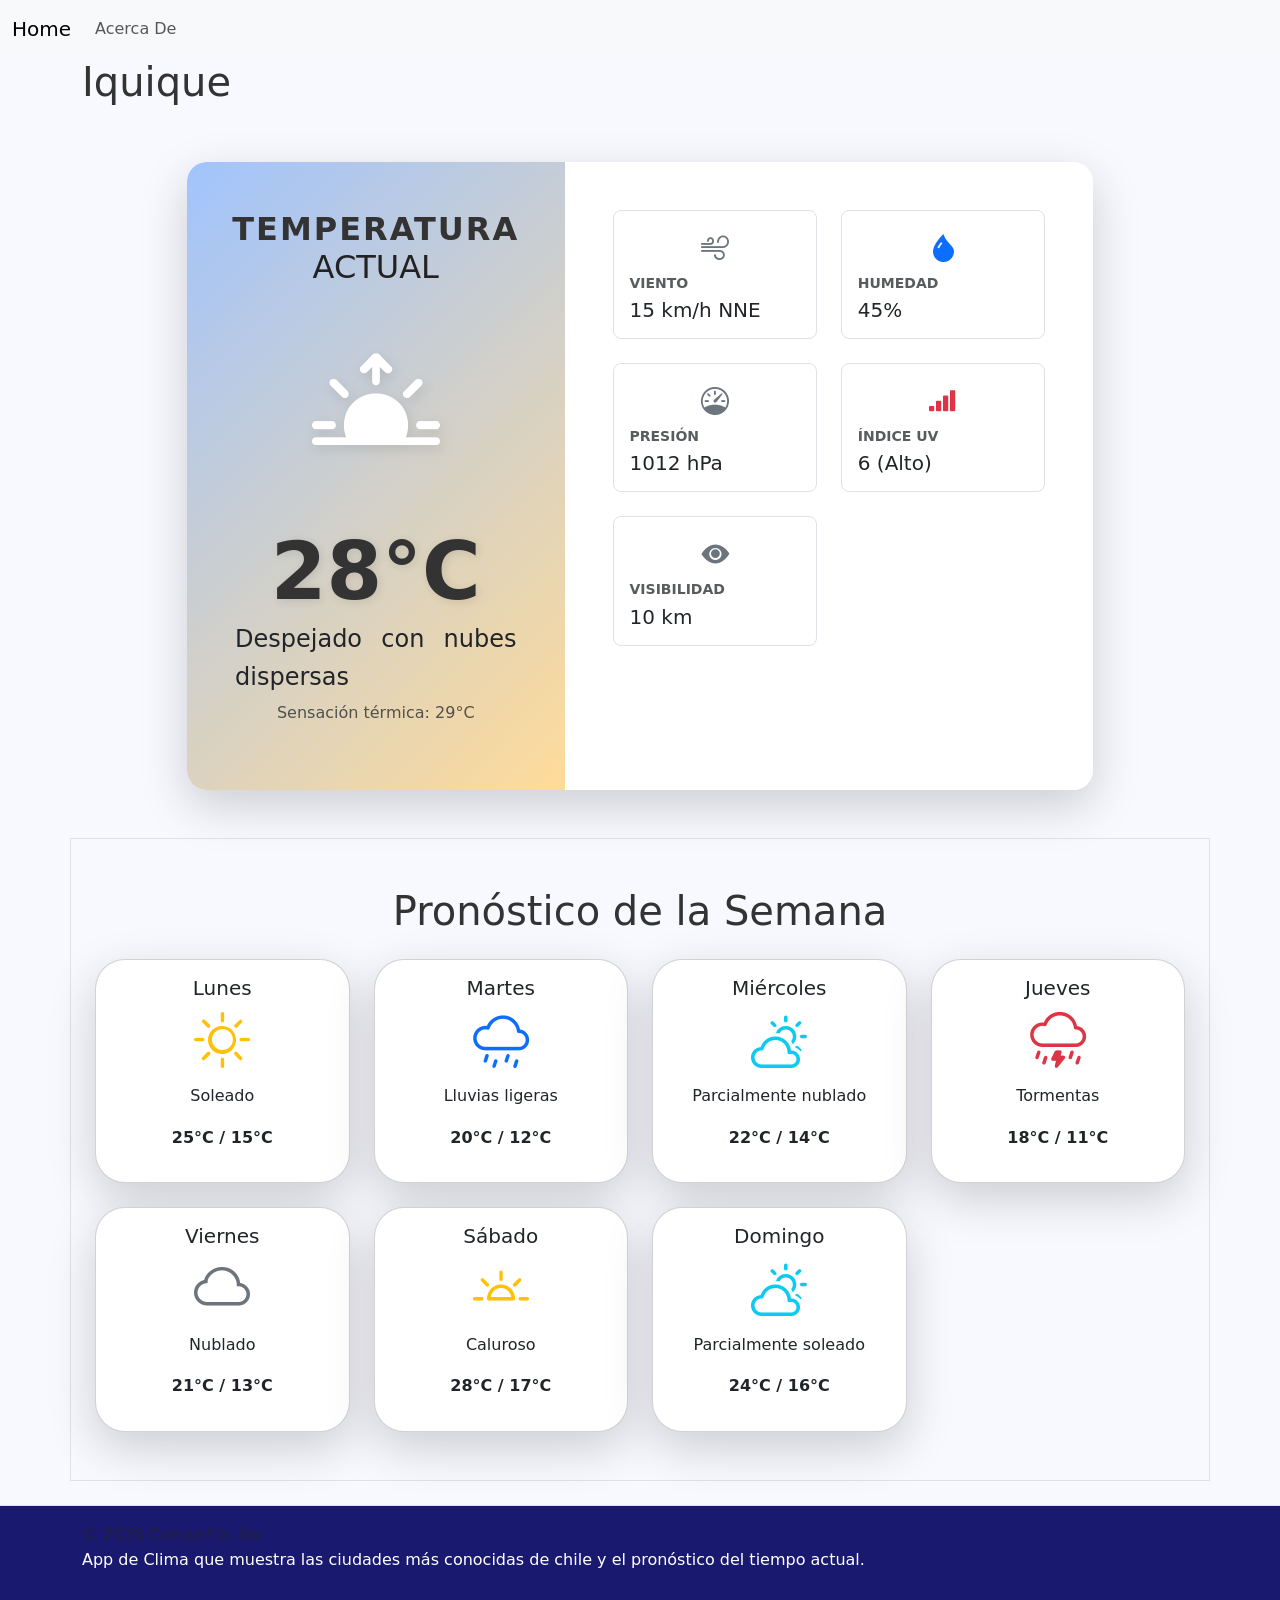
<file: contents/iquique.html>
<!DOCTYPE html>
<html lang="en">

<head>
  <meta charset="UTF-8">
  <meta name="viewport" content="width=device-width, initial-scale=1.0">
  <!-- Bootstrap CSS -->
  <link href="https://cdn.jsdelivr.net/npm/bootstrap@5.3.3/dist/css/bootstrap.min.css" rel="stylesheet">
  <!-- Iconos de clima (ejemplo con Bootstrap Icons) -->
  <link href="https://cdn.jsdelivr.net/npm/bootstrap-icons@1.11.3/font/bootstrap-icons.css" rel="stylesheet">
  <link rel="stylesheet" href="../css/style.css">
  <title>App de Clima</title>
</head>

<body>

  <header>
    <nav class="navbar navbar-expand-lg bg-body-tertiary">
      <div class="container-fluid">
        <a class="navbar-brand" href="../index.html">Home</a>
        <button class="navbar-toggler" type="button" data-bs-toggle="collapse" data-bs-target="#navbarNavAltMarkup"
          aria-controls="navbarNavAltMarkup" aria-expanded="false" aria-label="Toggle navigation">
          <span class="navbar-toggler-icon"></span>
        </button>
        <div class="collapse navbar-collapse" id="navbarNavAltMarkup">
          <div class="navbar-nav">
            <a class="nav-link" href="acerdade.html">Acerca De</a>
          </div>
        </div>
      </div>
    </nav>
  </header>

  <section class="container">
    <div class="row main">

      <div class="col-12 col-md-12 col-lg-12">
        <h1>Iquique</h1>
        <div class="container py-5">
          <div class="row justify-content-center">
            <div class="col-12 col-xl-10">

              <div class="card shadow-lg border-0 overflow-hidden" style="border-radius: 20px;">
                <div class="row g-0">

                  <div class="col-md-5 d-flex flex-column justify-content-center align-items-center text-white p-5"
                    style="background: linear-gradient(135deg, #a1c4fd 0%, #ffdb99 100%);">
                    <h2 class="text-uppercase fw-bold mb-0" style="letter-spacing: 2px; color: #333;">TEMPERATURA</h2>
                    <h2 class="fw-black mb-4" style="font-size: 2rem; color: #222;">ACTUAL</h2>

                    <div class="position-relative mb-2">
                      <i class="bi bi-sunrise-fill"
                        style="font-size: 8rem; color: #fff; filter: drop-shadow(2px 4px 6px rgba(0,0,0,0.1));"></i>
                    </div>

                    <div class="display-1 fw-bold mb-0" style="text-shadow: 2px 2px 10px rgba(0,0,0,0.1); color: #333;">
                      28°C</div>
                    <p class="fs-4 fw-medium text-dark mb-1">Despejado con nubes dispersas</p>
                    <p class="opacity-75 text-dark">Sensación térmica: 29°C</p>
                  </div>

                  <div class="col-md-7 bg-white p-5">
                    <div class="row g-4">
                      <div class="col-6">
                        <div class="p-3 border rounded-3 text-center">
                          <i class="bi bi-wind fs-3 text-secondary"></i>
                          <p class="small text-uppercase mb-1 fw-bold text-muted">Viento</p>
                          <p class="h5 mb-0">15 km/h NNE</p>
                        </div>
                      </div>
                      <div class="col-6">
                        <div class="p-3 border rounded-3 text-center">
                          <i class="bi bi-droplet-fill fs-3 text-primary"></i>
                          <p class="small text-uppercase mb-1 fw-bold text-muted">Humedad</p>
                          <p class="h5 mb-0">45%</p>
                        </div>
                      </div>
                      <div class="col-6">
                        <div class="p-3 border rounded-3 text-center">
                          <i class="bi bi-speedometer fs-3 text-secondary"></i>
                          <p class="small text-uppercase mb-1 fw-bold text-muted">Presión</p>
                          <p class="h5 mb-0">1012 hPa</p>
                        </div>
                      </div>
                      <div class="col-6">
                        <div class="p-3 border rounded-3 text-center">
                          <i class="bi bi-reception-4 fs-3 text-danger"></i>
                          <p class="small text-uppercase mb-1 fw-bold text-muted">Índice UV</p>
                          <p class="h5 mb-0">6 (Alto)</p>
                        </div>
                      </div>
                      <div class="col-6">
                        <div class="p-3 border rounded-3 text-center">
                          <i class="bi bi-eye-fill fs-3 text-secondary"></i>
                          <p class="small text-uppercase mb-1 fw-bold text-muted">Visibilidad</p>
                          <p class="h5 mb-0">10 km</p>
                        </div>
                      </div>

                    </div>
                  </div>

                </div>
              </div>
            </div>
          </div>
        </div>
      </div>
      <div class="col-12 col-md-12 col-lg-12 border">
        <div class="container my-5">
          <h1 class="text-center mb-4">Pronóstico de la Semana</h1>
          <div class="row row-cols-1 row-cols-md-4 g-4">

            <!-- Lunes -->
            <div class="col">
              <div class="card text-center shadow-lg">
                <div class="card-body">
                  <h5 class="card-title">Lunes</h5>
                  <i class="bi bi-brightness-high display-4 text-warning"></i>
                  <p class="card-text mt-2">Soleado</p>
                  <p class="fw-bold">25°C / 15°C</p>
                </div>
              </div>
            </div>

            <!-- Martes -->
            <div class="col">
              <div class="card text-center shadow-lg">
                <div class="card-body">
                  <h5 class="card-title">Martes</h5>
                  <i class="bi bi-cloud-drizzle display-4 text-primary"></i>
                  <p class="card-text mt-2">Lluvias ligeras</p>
                  <p class="fw-bold">20°C / 12°C</p>
                </div>
              </div>
            </div>

            <!-- Miércoles -->
            <div class="col">
              <div class="card text-center shadow-lg">
                <div class="card-body">
                  <h5 class="card-title">Miércoles</h5>
                  <i class="bi bi-cloud-sun display-4 text-info"></i>
                  <p class="card-text mt-2">Parcialmente nublado</p>
                  <p class="fw-bold">22°C / 14°C</p>
                </div>
              </div>
            </div>

            <!-- Jueves -->
            <div class="col">
              <div class="card text-center shadow-lg">
                <div class="card-body">
                  <h5 class="card-title">Jueves</h5>
                  <i class="bi bi-cloud-lightning-rain display-4 text-danger"></i>
                  <p class="card-text mt-2">Tormentas</p>
                  <p class="fw-bold">18°C / 11°C</p>
                </div>
              </div>
            </div>

            <!-- Viernes -->
            <div class="col">
              <div class="card text-center shadow-lg">
                <div class="card-body">
                  <h5 class="card-title">Viernes</h5>
                  <i class="bi bi-cloud display-4 text-secondary"></i>
                  <p class="card-text mt-2">Nublado</p>
                  <p class="fw-bold">21°C / 13°C</p>
                </div>
              </div>
            </div>

            <!-- Sábado -->
            <div class="col">
              <div class="card text-center shadow-lg">
                <div class="card-body">
                  <h5 class="card-title">Sábado</h5>
                  <i class="bi bi-brightness-alt-high display-4 text-warning"></i>
                  <p class="card-text mt-2">Caluroso</p>
                  <p class="fw-bold">28°C / 17°C</p>
                </div>
              </div>
            </div>

            <!-- Domingo -->
            <div class="col">
              <div class="card text-center shadow-lg">
                <div class="card-body">
                  <h5 class="card-title">Domingo</h5>
                  <i class="bi bi-cloud-sun display-4 text-info"></i>
                  <p class="card-text mt-2">Parcialmente soleado</p>
                  <p class="fw-bold">24°C / 16°C</p>
                </div>
              </div>
            </div>

          </div>
        </div>


      </div>
  </section>

  <footer class="py-3 my-4 border-top">
    <div class="container d-flex flex-wrap justify-content-between align-items-center">
      <p class="col-md-4 mb-0 text-body-secondary">&copy; 2026 Compañía, Inc</p>
      <p>App de Clima que muestra las ciudades más conocidas de chile y el pronóstico del tiempo actual.</p>
    </div>
  </footer>

  <script src="https://cdn.jsdelivr.net/npm/bootstrap@5.0.2/dist/js/bootstrap.bundle.min.js"
    integrity="sha384-MrcW6ZMFYlzcLA8Nl+NtUVF0sA7MsXsP1UyJoMp4YLEuNSfAP+JcXn/tWtIaxVXM"
    crossorigin="anonymous"></script>
</body>

</html>
</file>
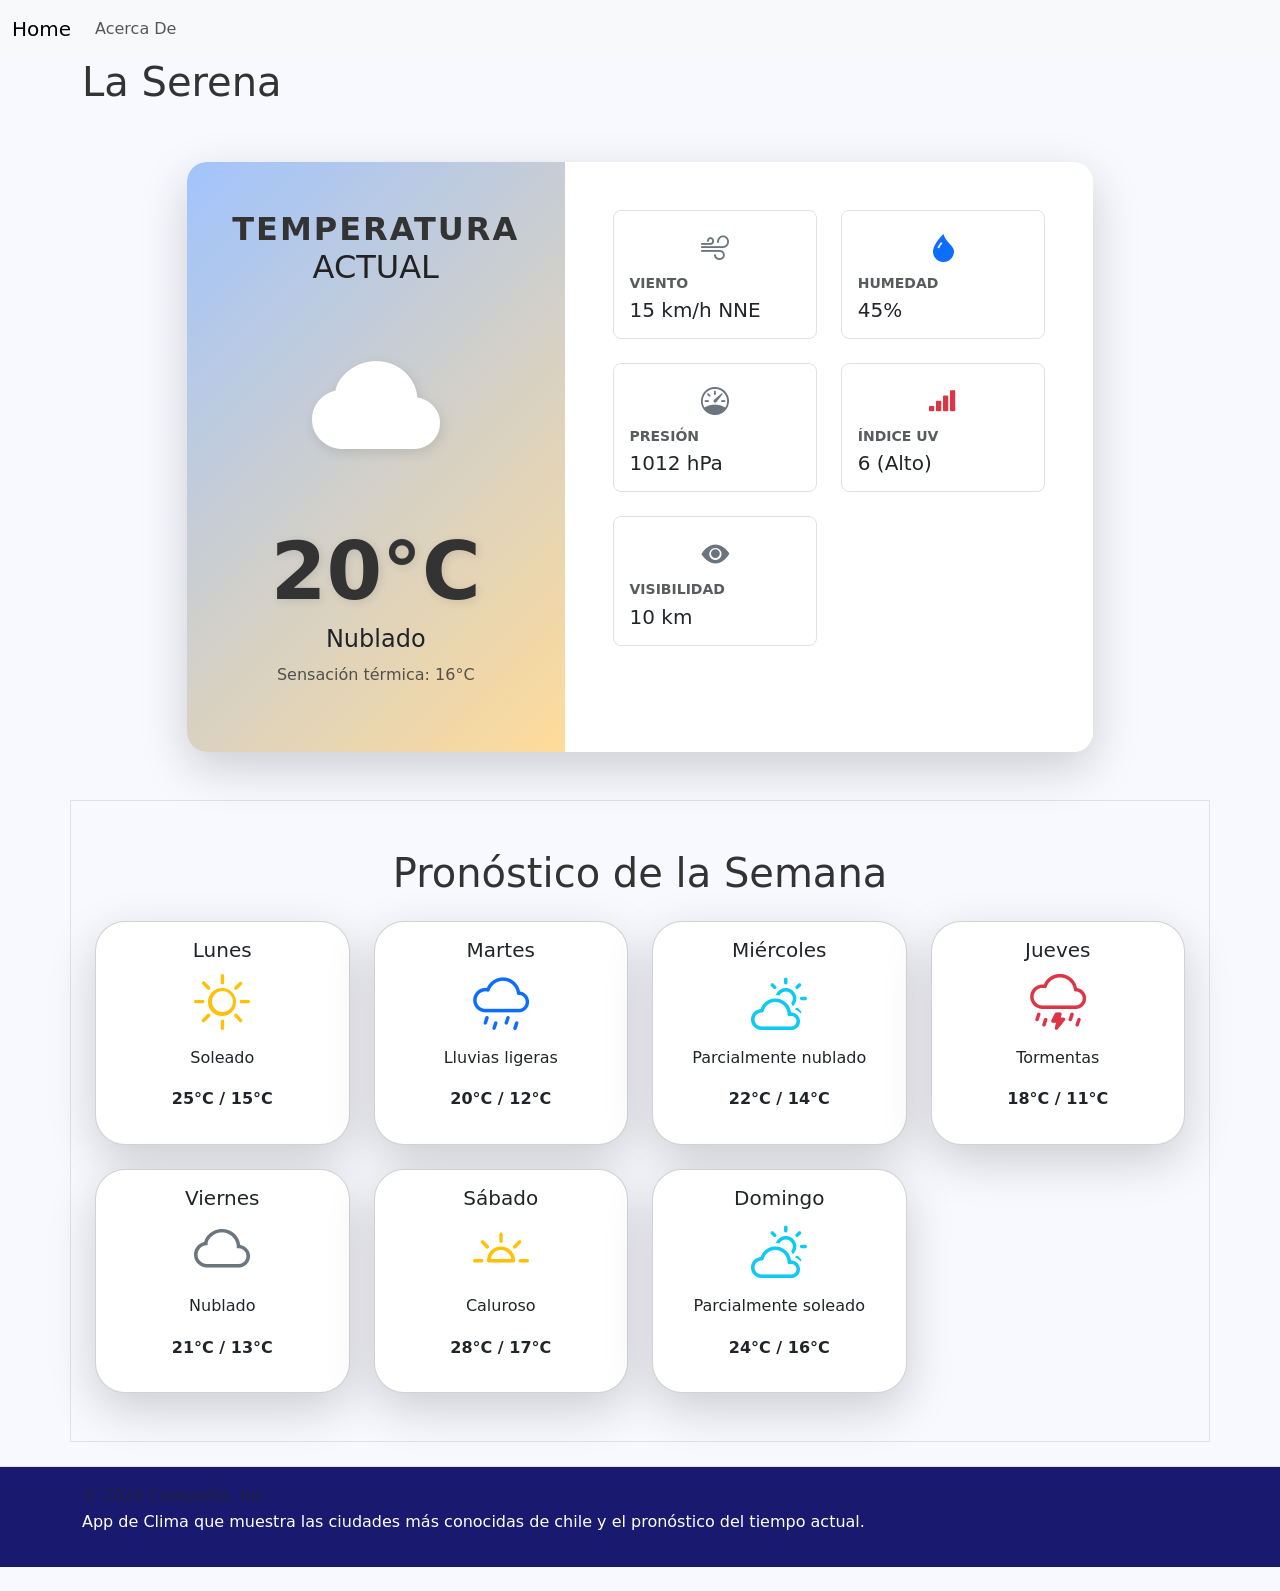
<file: contents/laserena.html>
<!DOCTYPE html>
<html lang="en">

<head>
  <meta charset="UTF-8">
  <meta name="viewport" content="width=device-width, initial-scale=1.0">
  <!-- Bootstrap CSS -->
  <link href="https://cdn.jsdelivr.net/npm/bootstrap@5.3.3/dist/css/bootstrap.min.css" rel="stylesheet">
  <!-- Iconos de clima (ejemplo con Bootstrap Icons) -->
  <link href="https://cdn.jsdelivr.net/npm/bootstrap-icons@1.11.3/font/bootstrap-icons.css" rel="stylesheet">
  <link rel="stylesheet" href="../css/style.css">
  <title>App de Clima</title>
</head>

<body>

  <header>
    <nav class="navbar navbar-expand-lg bg-body-tertiary">
      <div class="container-fluid">
        <a class="navbar-brand" href="../index.html">Home</a>
        <button class="navbar-toggler" type="button" data-bs-toggle="collapse" data-bs-target="#navbarNavAltMarkup"
          aria-controls="navbarNavAltMarkup" aria-expanded="false" aria-label="Toggle navigation">
          <span class="navbar-toggler-icon"></span>
        </button>
        <div class="collapse navbar-collapse" id="navbarNavAltMarkup">
          <div class="navbar-nav">
            <a class="nav-link" href="acerdade.html">Acerca De</a>
          </div>
        </div>
      </div>
    </nav>
  </header>

  <section class="container">
    <div class="row main">

      <div class="col-12 col-md-12 col-lg-12">
        <h1>La Serena</h1>
        <div class="container py-5">
          <div class="row justify-content-center">
            <div class="col-12 col-xl-10">

              <div class="card shadow-lg border-0 overflow-hidden" style="border-radius: 20px;">
                <div class="row g-0">

                  <div class="col-md-5 d-flex flex-column justify-content-center align-items-center text-white p-5"
                    style="background: linear-gradient(135deg, #a1c4fd 0%, #ffdb99 100%);">
                    <h2 class="text-uppercase fw-bold mb-0" style="letter-spacing: 2px; color: #333;">TEMPERATURA</h2>
                    <h2 class="fw-black mb-4" style="font-size: 2rem; color: #222;">ACTUAL</h2>

                    <div class="position-relative mb-2">
                      <i class="bi bi-cloud-fill"
                        style="font-size: 8rem; color: #fff; filter: drop-shadow(2px 4px 6px rgba(0,0,0,0.1));"></i>
                    </div>

                    <div class="display-1 fw-bold mb-0" style="text-shadow: 2px 2px 10px rgba(0,0,0,0.1); color: #333;">
                      20°C</div>
                    <p class="fs-4 fw-medium text-dark mb-1">Nublado</p>
                    <p class="opacity-75 text-dark">Sensación térmica: 16°C</p>
                  </div>

                  <div class="col-md-7 bg-white p-5">
                    <div class="row g-4">
                      <div class="col-6">
                        <div class="p-3 border rounded-3 text-center">
                          <i class="bi bi-wind fs-3 text-secondary"></i>
                          <p class="small text-uppercase mb-1 fw-bold text-muted">Viento</p>
                          <p class="h5 mb-0">15 km/h NNE</p>
                        </div>
                      </div>
                      <div class="col-6">
                        <div class="p-3 border rounded-3 text-center">
                          <i class="bi bi-droplet-fill fs-3 text-primary"></i>
                          <p class="small text-uppercase mb-1 fw-bold text-muted">Humedad</p>
                          <p class="h5 mb-0">45%</p>
                        </div>
                      </div>
                      <div class="col-6">
                        <div class="p-3 border rounded-3 text-center">
                          <i class="bi bi-speedometer fs-3 text-secondary"></i>
                          <p class="small text-uppercase mb-1 fw-bold text-muted">Presión</p>
                          <p class="h5 mb-0">1012 hPa</p>
                        </div>
                      </div>
                      <div class="col-6">
                        <div class="p-3 border rounded-3 text-center">
                          <i class="bi bi-reception-4 fs-3 text-danger"></i>
                          <p class="small text-uppercase mb-1 fw-bold text-muted">Índice UV</p>
                          <p class="h5 mb-0">6 (Alto)</p>
                        </div>
                      </div>
                      <div class="col-6">
                        <div class="p-3 border rounded-3 text-center">
                          <i class="bi bi-eye-fill fs-3 text-secondary"></i>
                          <p class="small text-uppercase mb-1 fw-bold text-muted">Visibilidad</p>
                          <p class="h5 mb-0">10 km</p>
                        </div>
                      </div>

                    </div>
                  </div>

                </div>
              </div>
            </div>
          </div>
        </div>
      </div>
      <div class="col-12 col-md-12 col-lg-12 border">
        <div class="container my-5">
          <h1 class="text-center mb-4">Pronóstico de la Semana</h1>
          <div class="row row-cols-1 row-cols-md-4 g-4">

            <!-- Lunes -->
            <div class="col">
              <div class="card text-center shadow-lg">
                <div class="card-body">
                  <h5 class="card-title">Lunes</h5>
                  <i class="bi bi-brightness-high display-4 text-warning"></i>
                  <p class="card-text mt-2">Soleado</p>
                  <p class="fw-bold">25°C / 15°C</p>
                </div>
              </div>
            </div>

            <!-- Martes -->
            <div class="col">
              <div class="card text-center shadow-lg">
                <div class="card-body">
                  <h5 class="card-title">Martes</h5>
                  <i class="bi bi-cloud-drizzle display-4 text-primary"></i>
                  <p class="card-text mt-2">Lluvias ligeras</p>
                  <p class="fw-bold">20°C / 12°C</p>
                </div>
              </div>
            </div>

            <!-- Miércoles -->
            <div class="col">
              <div class="card text-center shadow-lg">
                <div class="card-body">
                  <h5 class="card-title">Miércoles</h5>
                  <i class="bi bi-cloud-sun display-4 text-info"></i>
                  <p class="card-text mt-2">Parcialmente nublado</p>
                  <p class="fw-bold">22°C / 14°C</p>
                </div>
              </div>
            </div>

            <!-- Jueves -->
            <div class="col">
              <div class="card text-center shadow-lg">
                <div class="card-body">
                  <h5 class="card-title">Jueves</h5>
                  <i class="bi bi-cloud-lightning-rain display-4 text-danger"></i>
                  <p class="card-text mt-2">Tormentas</p>
                  <p class="fw-bold">18°C / 11°C</p>
                </div>
              </div>
            </div>

            <!-- Viernes -->
            <div class="col">
              <div class="card text-center shadow-lg">
                <div class="card-body">
                  <h5 class="card-title">Viernes</h5>
                  <i class="bi bi-cloud display-4 text-secondary"></i>
                  <p class="card-text mt-2">Nublado</p>
                  <p class="fw-bold">21°C / 13°C</p>
                </div>
              </div>
            </div>

            <!-- Sábado -->
            <div class="col">
              <div class="card text-center shadow-lg">
                <div class="card-body">
                  <h5 class="card-title">Sábado</h5>
                  <i class="bi bi-brightness-alt-high display-4 text-warning"></i>
                  <p class="card-text mt-2">Caluroso</p>
                  <p class="fw-bold">28°C / 17°C</p>
                </div>
              </div>
            </div>

            <!-- Domingo -->
            <div class="col">
              <div class="card text-center shadow-lg">
                <div class="card-body">
                  <h5 class="card-title">Domingo</h5>
                  <i class="bi bi-cloud-sun display-4 text-info"></i>
                  <p class="card-text mt-2">Parcialmente soleado</p>
                  <p class="fw-bold">24°C / 16°C</p>
                </div>
              </div>
            </div>

          </div>
        </div>


      </div>
  </section>

  <footer class="py-3 my-4 border-top">
    <div class="container d-flex flex-wrap justify-content-between align-items-center">
      <p class="col-md-4 mb-0 text-body-secondary">&copy; 2026 Compañía, Inc</p>
      <p>App de Clima que muestra las ciudades más conocidas de chile y el pronóstico del tiempo actual.</p>
    </div>
  </footer>

  <script src="https://cdn.jsdelivr.net/npm/bootstrap@5.0.2/dist/js/bootstrap.bundle.min.js"
    integrity="sha384-MrcW6ZMFYlzcLA8Nl+NtUVF0sA7MsXsP1UyJoMp4YLEuNSfAP+JcXn/tWtIaxVXM"
    crossorigin="anonymous"></script>
</body>

</html>
</file>
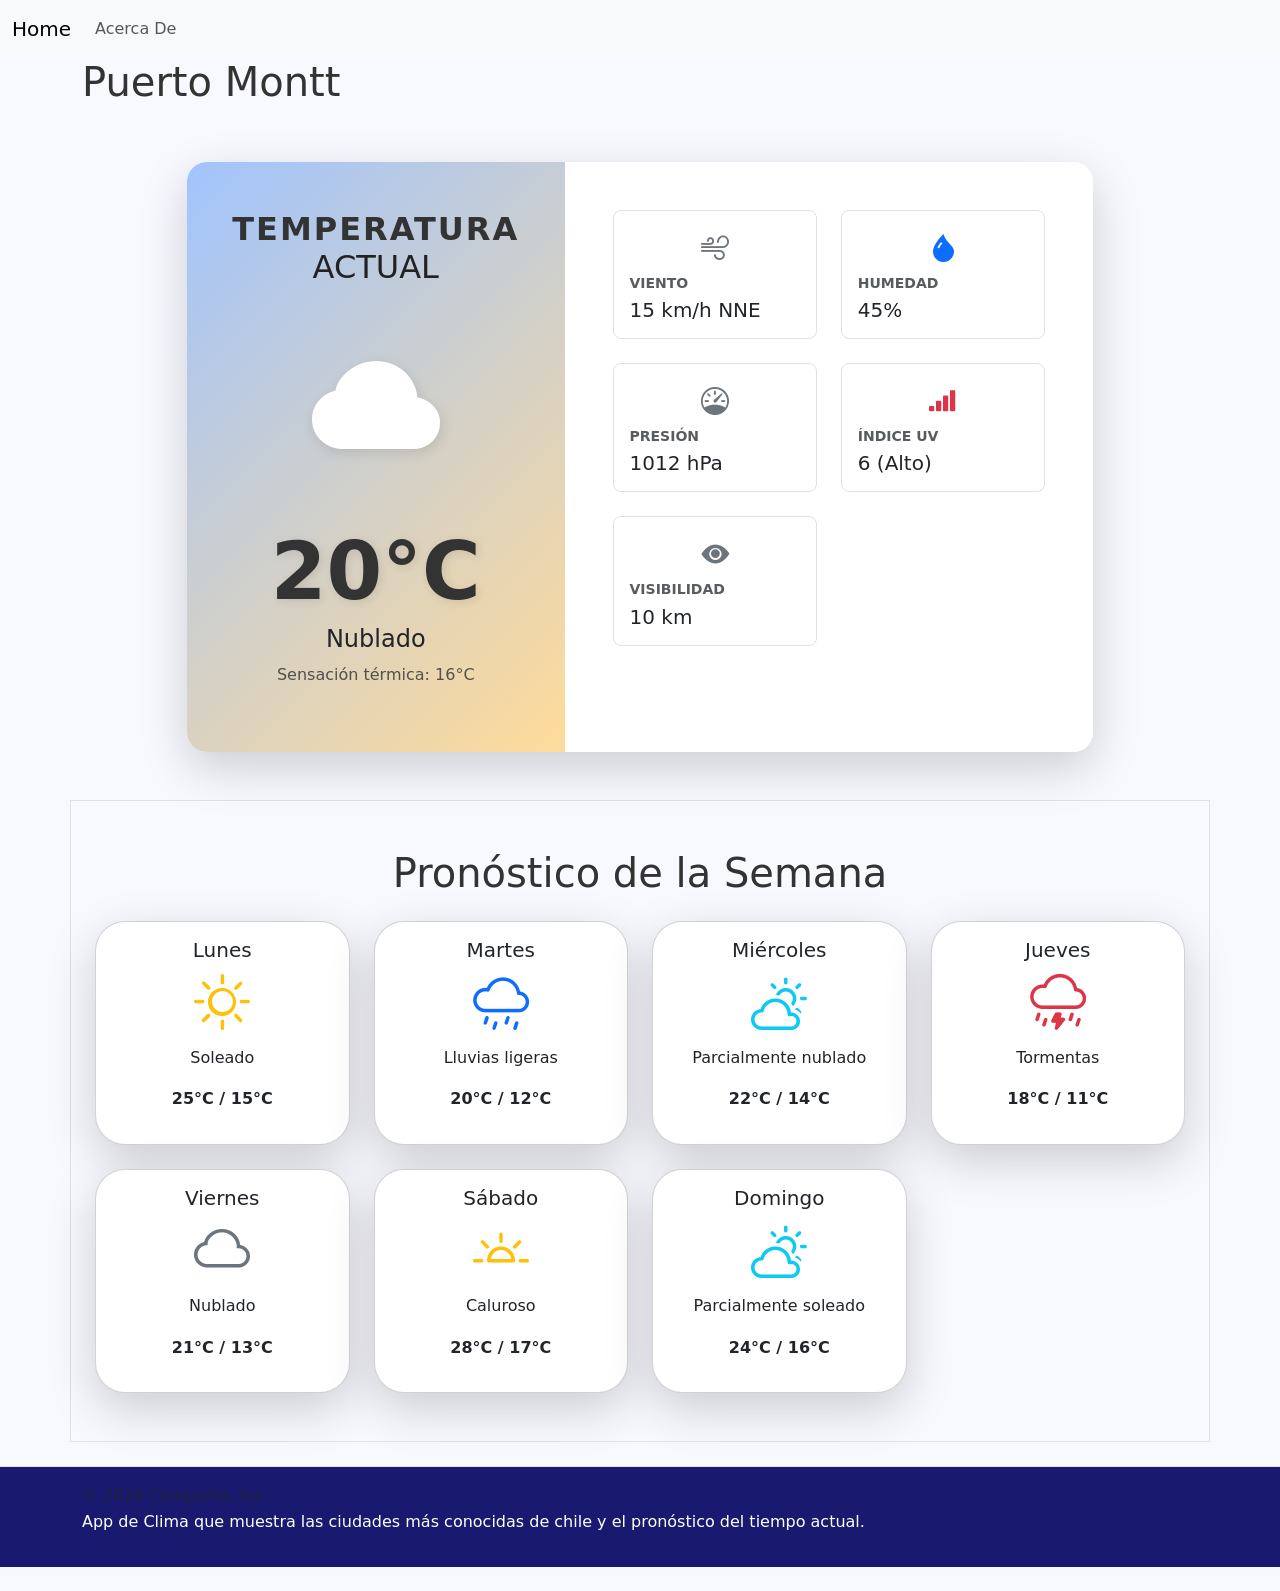
<file: contents/puertomontt.html>
<!DOCTYPE html>
<html lang="en">

<head>
  <meta charset="UTF-8">
  <meta name="viewport" content="width=device-width, initial-scale=1.0">
  <!-- Bootstrap CSS -->
  <link href="https://cdn.jsdelivr.net/npm/bootstrap@5.3.3/dist/css/bootstrap.min.css" rel="stylesheet">
  <!-- Iconos de clima (ejemplo con Bootstrap Icons) -->
  <link href="https://cdn.jsdelivr.net/npm/bootstrap-icons@1.11.3/font/bootstrap-icons.css" rel="stylesheet">
  <link rel="stylesheet" href="../css/style.css">
  <title>App de Clima</title>
</head>

<body>

  <header>
    <nav class="navbar navbar-expand-lg bg-body-tertiary">
      <div class="container-fluid">
        <a class="navbar-brand" href="../index.html">Home</a>
        <button class="navbar-toggler" type="button" data-bs-toggle="collapse" data-bs-target="#navbarNavAltMarkup"
          aria-controls="navbarNavAltMarkup" aria-expanded="false" aria-label="Toggle navigation">
          <span class="navbar-toggler-icon"></span>
        </button>
        <div class="collapse navbar-collapse" id="navbarNavAltMarkup">
          <div class="navbar-nav">
            <a class="nav-link" href="acerdade.html">Acerca De</a>
          </div>
        </div>
      </div>
    </nav>
  </header>

  <section class="container">
    <div class="row main">

      <div class="col-12 col-md-12 col-lg-12">
        <h1>Puerto Montt</h1>
        <div class="container py-5">
          <div class="row justify-content-center">
            <div class="col-12 col-xl-10">

              <div class="card shadow-lg border-0 overflow-hidden" style="border-radius: 20px;">
                <div class="row g-0">

                  <div class="col-md-5 d-flex flex-column justify-content-center align-items-center text-white p-5"
                    style="background: linear-gradient(135deg, #a1c4fd 0%, #ffdb99 100%);">
                    <h2 class="text-uppercase fw-bold mb-0" style="letter-spacing: 2px; color: #333;">TEMPERATURA</h2>
                    <h2 class="fw-black mb-4" style="font-size: 2rem; color: #222;">ACTUAL</h2>

                    <div class="position-relative mb-2">
                      <i class="bi bi-cloud-fill"
                        style="font-size: 8rem; color: #fff; filter: drop-shadow(2px 4px 6px rgba(0,0,0,0.1));"></i>
                    </div>

                    <div class="display-1 fw-bold mb-0" style="text-shadow: 2px 2px 10px rgba(0,0,0,0.1); color: #333;">
                      20°C</div>
                    <p class="fs-4 fw-medium text-dark mb-1">Nublado</p>
                    <p class="opacity-75 text-dark">Sensación térmica: 16°C</p>
                  </div>

                  <div class="col-md-7 bg-white p-5">
                    <div class="row g-4">
                      <div class="col-6">
                        <div class="p-3 border rounded-3 text-center">
                          <i class="bi bi-wind fs-3 text-secondary"></i>
                          <p class="small text-uppercase mb-1 fw-bold text-muted">Viento</p>
                          <p class="h5 mb-0">15 km/h NNE</p>
                        </div>
                      </div>
                      <div class="col-6">
                        <div class="p-3 border rounded-3 text-center">
                          <i class="bi bi-droplet-fill fs-3 text-primary"></i>
                          <p class="small text-uppercase mb-1 fw-bold text-muted">Humedad</p>
                          <p class="h5 mb-0">45%</p>
                        </div>
                      </div>
                      <div class="col-6">
                        <div class="p-3 border rounded-3 text-center">
                          <i class="bi bi-speedometer fs-3 text-secondary"></i>
                          <p class="small text-uppercase mb-1 fw-bold text-muted">Presión</p>
                          <p class="h5 mb-0">1012 hPa</p>
                        </div>
                      </div>
                      <div class="col-6">
                        <div class="p-3 border rounded-3 text-center">
                          <i class="bi bi-reception-4 fs-3 text-danger"></i>
                          <p class="small text-uppercase mb-1 fw-bold text-muted">Índice UV</p>
                          <p class="h5 mb-0">6 (Alto)</p>
                        </div>
                      </div>
                      <div class="col-6">
                        <div class="p-3 border rounded-3 text-center">
                          <i class="bi bi-eye-fill fs-3 text-secondary"></i>
                          <p class="small text-uppercase mb-1 fw-bold text-muted">Visibilidad</p>
                          <p class="h5 mb-0">10 km</p>
                        </div>
                      </div>

                    </div>
                  </div>

                </div>
              </div>
            </div>
          </div>
        </div>
      </div>
      <div class="col-12 col-md-12 col-lg-12 border">
        <div class="container my-5">
          <h1 class="text-center mb-4">Pronóstico de la Semana</h1>
          <div class="row row-cols-1 row-cols-md-4 g-4">

            <!-- Lunes -->
            <div class="col">
              <div class="card text-center shadow-lg">
                <div class="card-body">
                  <h5 class="card-title">Lunes</h5>
                  <i class="bi bi-brightness-high display-4 text-warning"></i>
                  <p class="card-text mt-2">Soleado</p>
                  <p class="fw-bold">25°C / 15°C</p>
                </div>
              </div>
            </div>

            <!-- Martes -->
            <div class="col">
              <div class="card text-center shadow-lg">
                <div class="card-body">
                  <h5 class="card-title">Martes</h5>
                  <i class="bi bi-cloud-drizzle display-4 text-primary"></i>
                  <p class="card-text mt-2">Lluvias ligeras</p>
                  <p class="fw-bold">20°C / 12°C</p>
                </div>
              </div>
            </div>

            <!-- Miércoles -->
            <div class="col">
              <div class="card text-center shadow-lg">
                <div class="card-body">
                  <h5 class="card-title">Miércoles</h5>
                  <i class="bi bi-cloud-sun display-4 text-info"></i>
                  <p class="card-text mt-2">Parcialmente nublado</p>
                  <p class="fw-bold">22°C / 14°C</p>
                </div>
              </div>
            </div>

            <!-- Jueves -->
            <div class="col">
              <div class="card text-center shadow-lg">
                <div class="card-body">
                  <h5 class="card-title">Jueves</h5>
                  <i class="bi bi-cloud-lightning-rain display-4 text-danger"></i>
                  <p class="card-text mt-2">Tormentas</p>
                  <p class="fw-bold">18°C / 11°C</p>
                </div>
              </div>
            </div>

            <!-- Viernes -->
            <div class="col">
              <div class="card text-center shadow-lg">
                <div class="card-body">
                  <h5 class="card-title">Viernes</h5>
                  <i class="bi bi-cloud display-4 text-secondary"></i>
                  <p class="card-text mt-2">Nublado</p>
                  <p class="fw-bold">21°C / 13°C</p>
                </div>
              </div>
            </div>

            <!-- Sábado -->
            <div class="col">
              <div class="card text-center shadow-lg">
                <div class="card-body">
                  <h5 class="card-title">Sábado</h5>
                  <i class="bi bi-brightness-alt-high display-4 text-warning"></i>
                  <p class="card-text mt-2">Caluroso</p>
                  <p class="fw-bold">28°C / 17°C</p>
                </div>
              </div>
            </div>

            <!-- Domingo -->
            <div class="col">
              <div class="card text-center shadow-lg">
                <div class="card-body">
                  <h5 class="card-title">Domingo</h5>
                  <i class="bi bi-cloud-sun display-4 text-info"></i>
                  <p class="card-text mt-2">Parcialmente soleado</p>
                  <p class="fw-bold">24°C / 16°C</p>
                </div>
              </div>
            </div>

          </div>
        </div>


      </div>
  </section>

  <footer class="py-3 my-4 border-top">
    <div class="container d-flex flex-wrap justify-content-between align-items-center">
      <p class="col-md-4 mb-0 text-body-secondary">&copy; 2026 Compañía, Inc</p>
      <p>App de Clima que muestra las ciudades más conocidas de chile y el pronóstico del tiempo actual.</p>
    </div>
  </footer>

  <script src="https://cdn.jsdelivr.net/npm/bootstrap@5.0.2/dist/js/bootstrap.bundle.min.js"
    integrity="sha384-MrcW6ZMFYlzcLA8Nl+NtUVF0sA7MsXsP1UyJoMp4YLEuNSfAP+JcXn/tWtIaxVXM"
    crossorigin="anonymous"></script>
</body>

</html>
</file>
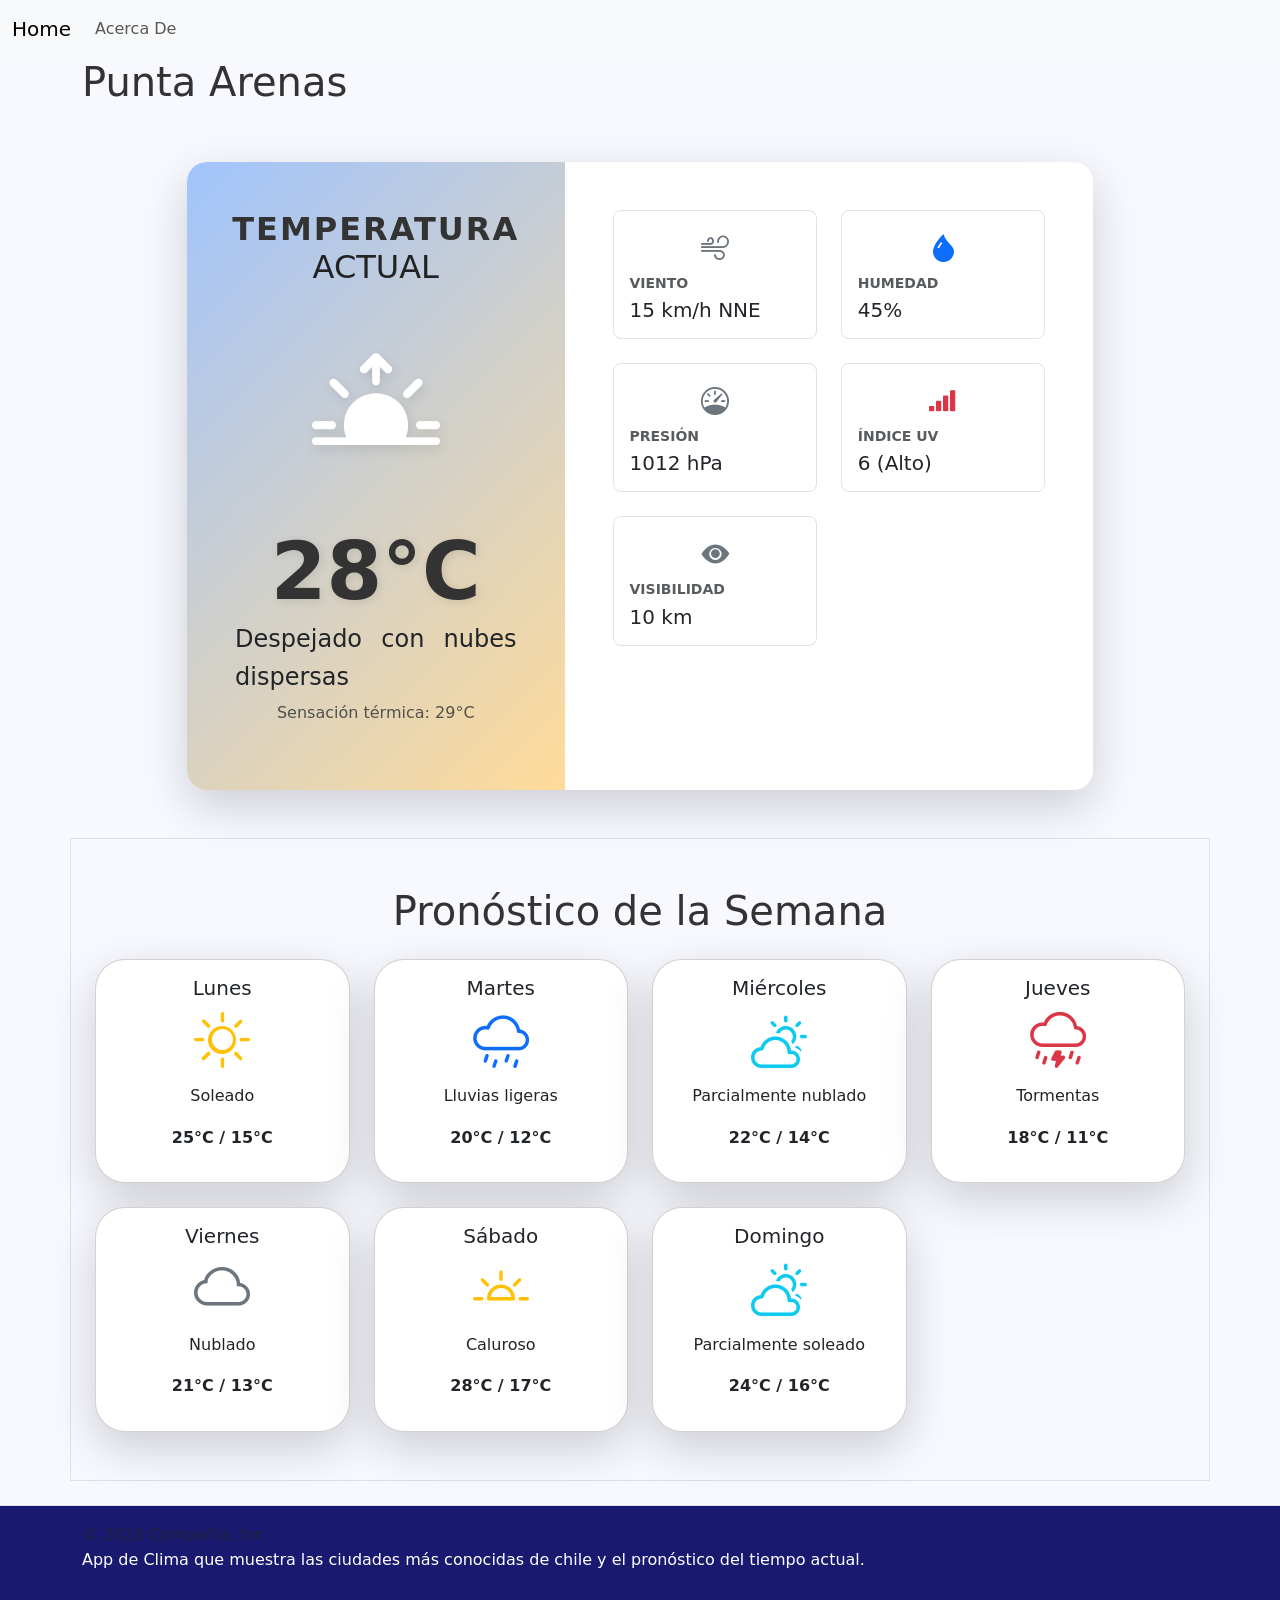
<file: contents/puntaarenas.html>
<!DOCTYPE html>
<html lang="en">

<head>
  <meta charset="UTF-8">
  <meta name="viewport" content="width=device-width, initial-scale=1.0">
  <!-- Bootstrap CSS -->
  <link href="https://cdn.jsdelivr.net/npm/bootstrap@5.3.3/dist/css/bootstrap.min.css" rel="stylesheet">
  <!-- Iconos de clima (ejemplo con Bootstrap Icons) -->
  <link href="https://cdn.jsdelivr.net/npm/bootstrap-icons@1.11.3/font/bootstrap-icons.css" rel="stylesheet">
  <link rel="stylesheet" href="../css/style.css">
  <title>App de Clima</title>
</head>

<body>

  <header>
    <nav class="navbar navbar-expand-lg bg-body-tertiary">
      <div class="container-fluid">
        <a class="navbar-brand" href="../index.html">Home</a>
        <button class="navbar-toggler" type="button" data-bs-toggle="collapse" data-bs-target="#navbarNavAltMarkup"
          aria-controls="navbarNavAltMarkup" aria-expanded="false" aria-label="Toggle navigation">
          <span class="navbar-toggler-icon"></span>
        </button>
        <div class="collapse navbar-collapse" id="navbarNavAltMarkup">
          <div class="navbar-nav">
            <a class="nav-link" href="acerdade.html">Acerca De</a>
          </div>
        </div>
      </div>
    </nav>
  </header>

  <section class="container">
    <div class="row main">

      <div class="col-12 col-md-12 col-lg-12">
        <h1>Punta Arenas</h1>
        <div class="container py-5">
          <div class="row justify-content-center">
            <div class="col-12 col-xl-10">

              <div class="card shadow-lg border-0 overflow-hidden" style="border-radius: 20px;">
                <div class="row g-0">

                  <div class="col-md-5 d-flex flex-column justify-content-center align-items-center text-white p-5"
                    style="background: linear-gradient(135deg, #a1c4fd 0%, #ffdb99 100%);">
                    <h2 class="text-uppercase fw-bold mb-0" style="letter-spacing: 2px; color: #333;">TEMPERATURA</h2>
                    <h2 class="fw-black mb-4" style="font-size: 2rem; color: #222;">ACTUAL</h2>

                    <div class="position-relative mb-2">
                      <i class="bi bi-sunrise-fill"
                        style="font-size: 8rem; color: #fff; filter: drop-shadow(2px 4px 6px rgba(0,0,0,0.1));"></i>
                    </div>

                    <div class="display-1 fw-bold mb-0" style="text-shadow: 2px 2px 10px rgba(0,0,0,0.1); color: #333;">
                      28°C</div>
                    <p class="fs-4 fw-medium text-dark mb-1">Despejado con nubes dispersas</p>
                    <p class="opacity-75 text-dark">Sensación térmica: 29°C</p>
                  </div>

                  <div class="col-md-7 bg-white p-5">
                    <div class="row g-4">
                      <div class="col-6">
                        <div class="p-3 border rounded-3 text-center">
                          <i class="bi bi-wind fs-3 text-secondary"></i>
                          <p class="small text-uppercase mb-1 fw-bold text-muted">Viento</p>
                          <p class="h5 mb-0">15 km/h NNE</p>
                        </div>
                      </div>
                      <div class="col-6">
                        <div class="p-3 border rounded-3 text-center">
                          <i class="bi bi-droplet-fill fs-3 text-primary"></i>
                          <p class="small text-uppercase mb-1 fw-bold text-muted">Humedad</p>
                          <p class="h5 mb-0">45%</p>
                        </div>
                      </div>
                      <div class="col-6">
                        <div class="p-3 border rounded-3 text-center">
                          <i class="bi bi-speedometer fs-3 text-secondary"></i>
                          <p class="small text-uppercase mb-1 fw-bold text-muted">Presión</p>
                          <p class="h5 mb-0">1012 hPa</p>
                        </div>
                      </div>
                      <div class="col-6">
                        <div class="p-3 border rounded-3 text-center">
                          <i class="bi bi-reception-4 fs-3 text-danger"></i>
                          <p class="small text-uppercase mb-1 fw-bold text-muted">Índice UV</p>
                          <p class="h5 mb-0">6 (Alto)</p>
                        </div>
                      </div>
                      <div class="col-6">
                        <div class="p-3 border rounded-3 text-center">
                          <i class="bi bi-eye-fill fs-3 text-secondary"></i>
                          <p class="small text-uppercase mb-1 fw-bold text-muted">Visibilidad</p>
                          <p class="h5 mb-0">10 km</p>
                        </div>
                      </div>

                    </div>
                  </div>

                </div>
              </div>
            </div>
          </div>
        </div>
      </div>
      <div class="col-12 col-md-12 col-lg-12 border">
        <div class="container my-5">
          <h1 class="text-center mb-4">Pronóstico de la Semana</h1>
          <div class="row row-cols-1 row-cols-md-4 g-4">

            <!-- Lunes -->
            <div class="col">
              <div class="card text-center shadow-lg">
                <div class="card-body">
                  <h5 class="card-title">Lunes</h5>
                  <i class="bi bi-brightness-high display-4 text-warning"></i>
                  <p class="card-text mt-2">Soleado</p>
                  <p class="fw-bold">25°C / 15°C</p>
                </div>
              </div>
            </div>

            <!-- Martes -->
            <div class="col">
              <div class="card text-center shadow-lg">
                <div class="card-body">
                  <h5 class="card-title">Martes</h5>
                  <i class="bi bi-cloud-drizzle display-4 text-primary"></i>
                  <p class="card-text mt-2">Lluvias ligeras</p>
                  <p class="fw-bold">20°C / 12°C</p>
                </div>
              </div>
            </div>

            <!-- Miércoles -->
            <div class="col">
              <div class="card text-center shadow-lg">
                <div class="card-body">
                  <h5 class="card-title">Miércoles</h5>
                  <i class="bi bi-cloud-sun display-4 text-info"></i>
                  <p class="card-text mt-2">Parcialmente nublado</p>
                  <p class="fw-bold">22°C / 14°C</p>
                </div>
              </div>
            </div>

            <!-- Jueves -->
            <div class="col">
              <div class="card text-center shadow-lg">
                <div class="card-body">
                  <h5 class="card-title">Jueves</h5>
                  <i class="bi bi-cloud-lightning-rain display-4 text-danger"></i>
                  <p class="card-text mt-2">Tormentas</p>
                  <p class="fw-bold">18°C / 11°C</p>
                </div>
              </div>
            </div>

            <!-- Viernes -->
            <div class="col">
              <div class="card text-center shadow-lg">
                <div class="card-body">
                  <h5 class="card-title">Viernes</h5>
                  <i class="bi bi-cloud display-4 text-secondary"></i>
                  <p class="card-text mt-2">Nublado</p>
                  <p class="fw-bold">21°C / 13°C</p>
                </div>
              </div>
            </div>

            <!-- Sábado -->
            <div class="col">
              <div class="card text-center shadow-lg">
                <div class="card-body">
                  <h5 class="card-title">Sábado</h5>
                  <i class="bi bi-brightness-alt-high display-4 text-warning"></i>
                  <p class="card-text mt-2">Caluroso</p>
                  <p class="fw-bold">28°C / 17°C</p>
                </div>
              </div>
            </div>

            <!-- Domingo -->
            <div class="col">
              <div class="card text-center shadow-lg">
                <div class="card-body">
                  <h5 class="card-title">Domingo</h5>
                  <i class="bi bi-cloud-sun display-4 text-info"></i>
                  <p class="card-text mt-2">Parcialmente soleado</p>
                  <p class="fw-bold">24°C / 16°C</p>
                </div>
              </div>
            </div>

          </div>
        </div>


      </div>
  </section>

  <footer class="py-3 my-4 border-top">
    <div class="container d-flex flex-wrap justify-content-between align-items-center">
      <p class="col-md-4 mb-0 text-body-secondary">&copy; 2026 Compañía, Inc</p>
      <p>App de Clima que muestra las ciudades más conocidas de chile y el pronóstico del tiempo actual.</p>
    </div>
  </footer>

  <script src="https://cdn.jsdelivr.net/npm/bootstrap@5.0.2/dist/js/bootstrap.bundle.min.js"
    integrity="sha384-MrcW6ZMFYlzcLA8Nl+NtUVF0sA7MsXsP1UyJoMp4YLEuNSfAP+JcXn/tWtIaxVXM"
    crossorigin="anonymous"></script>
</body>

</html>
</file>
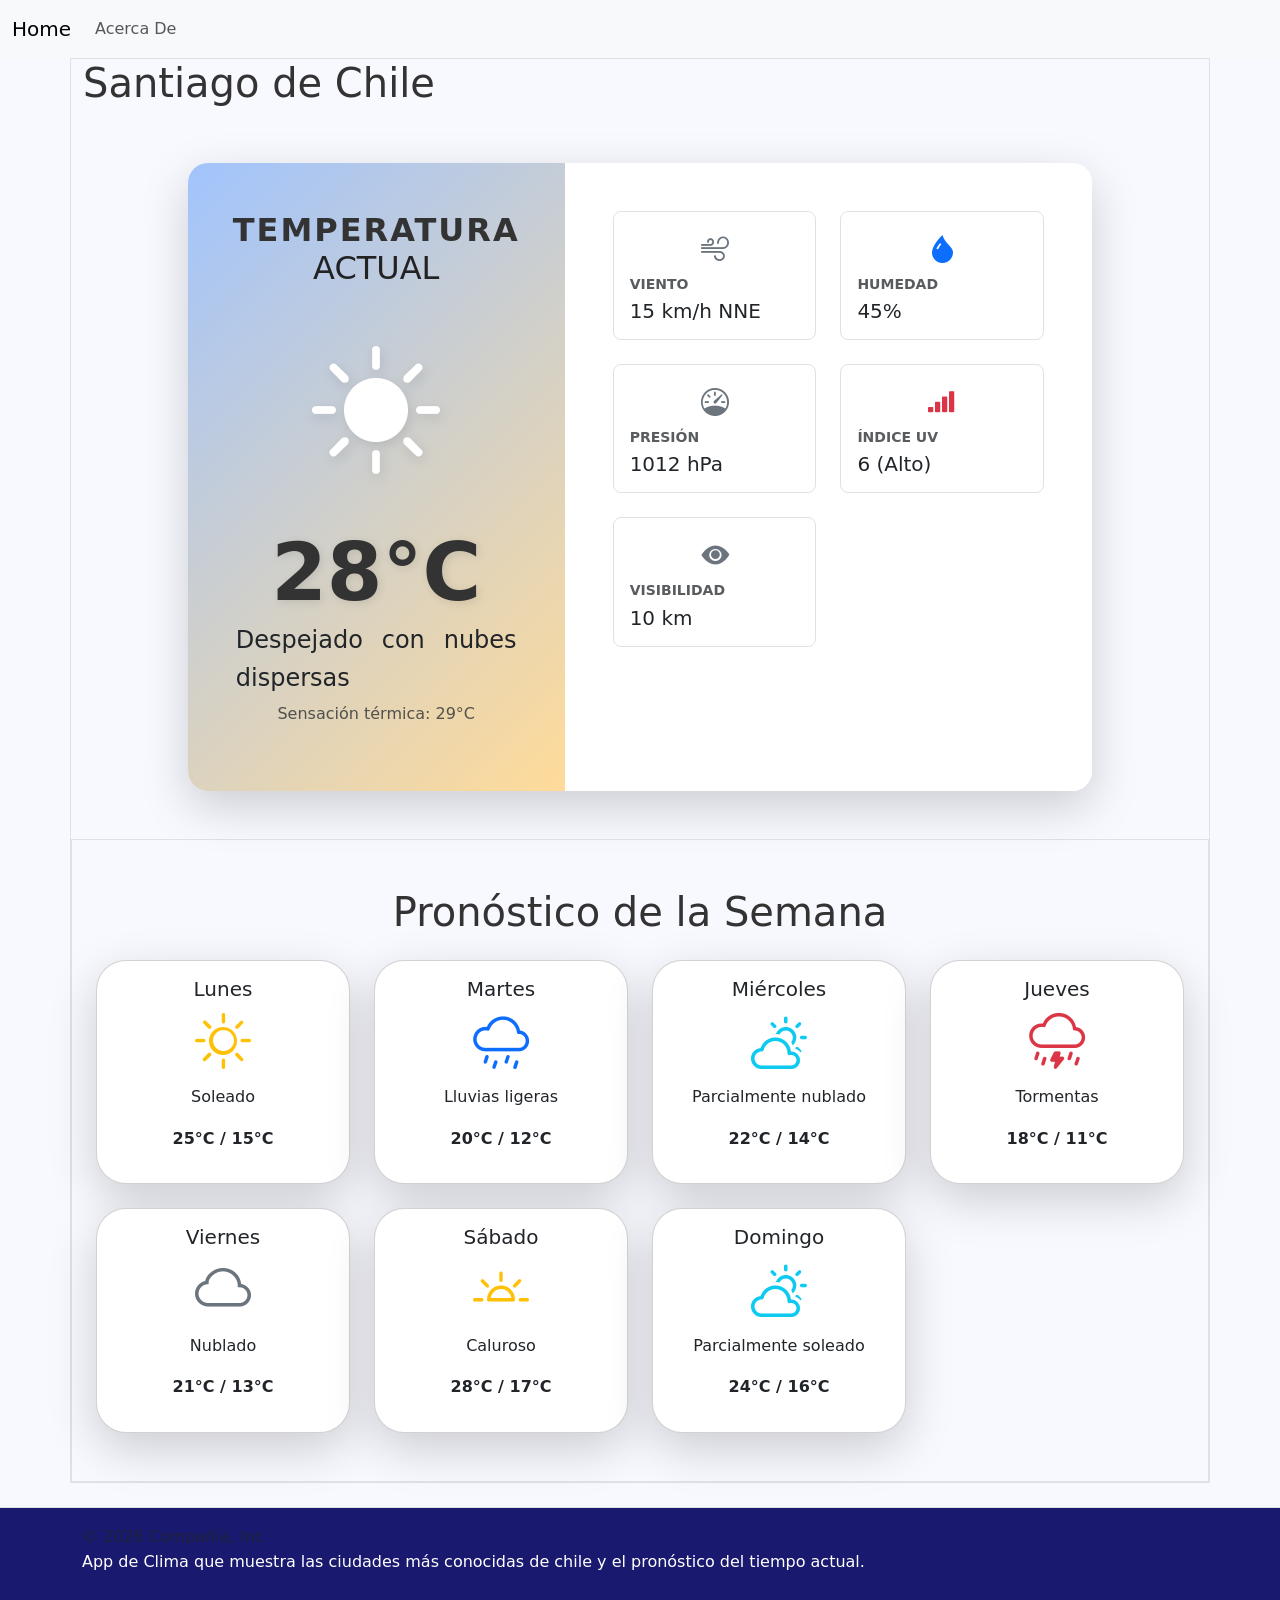
<file: contents/santiago.html>
<!DOCTYPE html>
<html lang="en">

<head>
  <meta charset="UTF-8">
  <meta name="viewport" content="width=device-width, initial-scale=1.0">
  <!-- Bootstrap CSS -->
  <link href="https://cdn.jsdelivr.net/npm/bootstrap@5.3.3/dist/css/bootstrap.min.css" rel="stylesheet">
  <!-- Iconos de clima (ejemplo con Bootstrap Icons) -->
  <link href="https://cdn.jsdelivr.net/npm/bootstrap-icons@1.11.3/font/bootstrap-icons.css" rel="stylesheet">
  <link rel="stylesheet" href="../css/style.css">
  <title>App de Clima</title>
</head>

<body>

  <header>
    <nav class="navbar navbar-expand-lg bg-body-tertiary">
      <div class="container-fluid">
        <a class="navbar-brand" href="../index.html">Home</a>
        <button class="navbar-toggler" type="button" data-bs-toggle="collapse" data-bs-target="#navbarNavAltMarkup"
          aria-controls="navbarNavAltMarkup" aria-expanded="false" aria-label="Toggle navigation">
          <span class="navbar-toggler-icon"></span>
        </button>
        <div class="collapse navbar-collapse" id="navbarNavAltMarkup">
          <div class="navbar-nav">
            <a class="nav-link" href="acerdade.html">Acerca De</a>
          </div>
        </div>
      </div>
    </nav>
  </header>

  <section class="container">
    <div class="row border main">

      <div class="col-12 col-md-12 col-lg-12">
        <h1>Santiago de Chile</h1>
        <div class="container py-5">
          <div class="row justify-content-center">
            <div class="col-12 col-xl-10">

              <div class="card shadow-lg border-0 overflow-hidden" style="border-radius: 20px;">
                <div class="row g-0">

                  <div class="col-md-5 d-flex flex-column justify-content-center align-items-center text-white p-5"
                    style="background: linear-gradient(135deg, #a1c4fd 0%, #ffdb99 100%);">
                    <h2 class="text-uppercase fw-bold mb-0" style="letter-spacing: 2px; color: #333;">TEMPERATURA</h2>
                    <h2 class="fw-black mb-4" style="font-size: 2rem; color: #222;">ACTUAL</h2>

                    <div class="position-relative mb-2">
                      <i class="bi bi-sun-fill"
                        style="font-size: 8rem; color: #fff; filter: drop-shadow(2px 4px 6px rgba(0,0,0,0.1));"></i>
                    </div>

                    <div class="display-1 fw-bold mb-0" style="text-shadow: 2px 2px 10px rgba(0,0,0,0.1); color: #333;">
                      28°C</div>
                    <p class="fs-4 fw-medium text-dark mb-1">Despejado con nubes dispersas</p>
                    <p class="opacity-75 text-dark">Sensación térmica: 29°C</p>
                  </div>

                  <div class="col-md-7 bg-white p-5">
                    <div class="row g-4">
                      <div class="col-6">
                        <div class="p-3 border rounded-3 text-center">
                          <i class="bi bi-wind fs-3 text-secondary"></i>
                          <p class="small text-uppercase mb-1 fw-bold text-muted">Viento</p>
                          <p class="h5 mb-0">15 km/h NNE</p>
                        </div>
                      </div>
                      <div class="col-6">
                        <div class="p-3 border rounded-3 text-center">
                          <i class="bi bi-droplet-fill fs-3 text-primary"></i>
                          <p class="small text-uppercase mb-1 fw-bold text-muted">Humedad</p>
                          <p class="h5 mb-0">45%</p>
                        </div>
                      </div>
                      <div class="col-6">
                        <div class="p-3 border rounded-3 text-center">
                          <i class="bi bi-speedometer fs-3 text-secondary"></i>
                          <p class="small text-uppercase mb-1 fw-bold text-muted">Presión</p>
                          <p class="h5 mb-0">1012 hPa</p>
                        </div>
                      </div>
                      <div class="col-6">
                        <div class="p-3 border rounded-3 text-center">
                          <i class="bi bi-reception-4 fs-3 text-danger"></i>
                          <p class="small text-uppercase mb-1 fw-bold text-muted">Índice UV</p>
                          <p class="h5 mb-0">6 (Alto)</p>
                        </div>
                      </div>
                      <div class="col-6">
                        <div class="p-3 border rounded-3 text-center">
                          <i class="bi bi-eye-fill fs-3 text-secondary"></i>
                          <p class="small text-uppercase mb-1 fw-bold text-muted">Visibilidad</p>
                          <p class="h5 mb-0">10 km</p>
                        </div>
                      </div>

                    </div>
                  </div>

                </div>
              </div>
            </div>
          </div>
        </div>
      </div>
      <div class="col-12 col-md-12 col-lg-12 border">
        <div class="container my-5">
          <h1 class="text-center mb-4">Pronóstico de la Semana</h1>
          <div class="row row-cols-1 row-cols-md-4 g-4">

            <!-- Lunes -->
            <div class="col">
              <div class="card text-center shadow-lg">
                <div class="card-body">
                  <h5 class="card-title">Lunes</h5>
                  <i class="bi bi-brightness-high display-4 text-warning"></i>
                  <p class="card-text mt-2">Soleado</p>
                  <p class="fw-bold">25°C / 15°C</p>
                </div>
              </div>
            </div>

            <!-- Martes -->
            <div class="col">
              <div class="card text-center shadow-lg">
                <div class="card-body">
                  <h5 class="card-title">Martes</h5>
                  <i class="bi bi-cloud-drizzle display-4 text-primary"></i>
                  <p class="card-text mt-2">Lluvias ligeras</p>
                  <p class="fw-bold">20°C / 12°C</p>
                </div>
              </div>
            </div>

            <!-- Miércoles -->
            <div class="col">
              <div class="card text-center shadow-lg">
                <div class="card-body">
                  <h5 class="card-title">Miércoles</h5>
                  <i class="bi bi-cloud-sun display-4 text-info"></i>
                  <p class="card-text mt-2">Parcialmente nublado</p>
                  <p class="fw-bold">22°C / 14°C</p>
                </div>
              </div>
            </div>

            <!-- Jueves -->
            <div class="col">
              <div class="card text-center shadow-lg">
                <div class="card-body">
                  <h5 class="card-title">Jueves</h5>
                  <i class="bi bi-cloud-lightning-rain display-4 text-danger"></i>
                  <p class="card-text mt-2">Tormentas</p>
                  <p class="fw-bold">18°C / 11°C</p>
                </div>
              </div>
            </div>

            <!-- Viernes -->
            <div class="col">
              <div class="card text-center shadow-lg">
                <div class="card-body">
                  <h5 class="card-title">Viernes</h5>
                  <i class="bi bi-cloud display-4 text-secondary"></i>
                  <p class="card-text mt-2">Nublado</p>
                  <p class="fw-bold">21°C / 13°C</p>
                </div>
              </div>
            </div>

            <!-- Sábado -->
            <div class="col">
              <div class="card text-center shadow-lg">
                <div class="card-body">
                  <h5 class="card-title">Sábado</h5>
                  <i class="bi bi-brightness-alt-high display-4 text-warning"></i>
                  <p class="card-text mt-2">Caluroso</p>
                  <p class="fw-bold">28°C / 17°C</p>
                </div>
              </div>
            </div>

            <!-- Domingo -->
            <div class="col">
              <div class="card text-center shadow-lg">
                <div class="card-body">
                  <h5 class="card-title">Domingo</h5>
                  <i class="bi bi-cloud-sun display-4 text-info"></i>
                  <p class="card-text mt-2">Parcialmente soleado</p>
                  <p class="fw-bold">24°C / 16°C</p>
                </div>
              </div>
            </div>

          </div>
        </div>


      </div>
  </section>

  <footer class="py-3 my-4 border-top">
    <div class="container d-flex flex-wrap justify-content-between align-items-center">
      <p class="col-md-4 mb-0 text-body-secondary">&copy; 2026 Compañía, Inc</p>
      <p>App de Clima que muestra las ciudades más conocidas de chile y el pronóstico del tiempo actual.</p>
    </div>
  </footer>

  <script src="https://cdn.jsdelivr.net/npm/bootstrap@5.0.2/dist/js/bootstrap.bundle.min.js"
    integrity="sha384-MrcW6ZMFYlzcLA8Nl+NtUVF0sA7MsXsP1UyJoMp4YLEuNSfAP+JcXn/tWtIaxVXM"
    crossorigin="anonymous"></script>
</body>

</html>
</file>
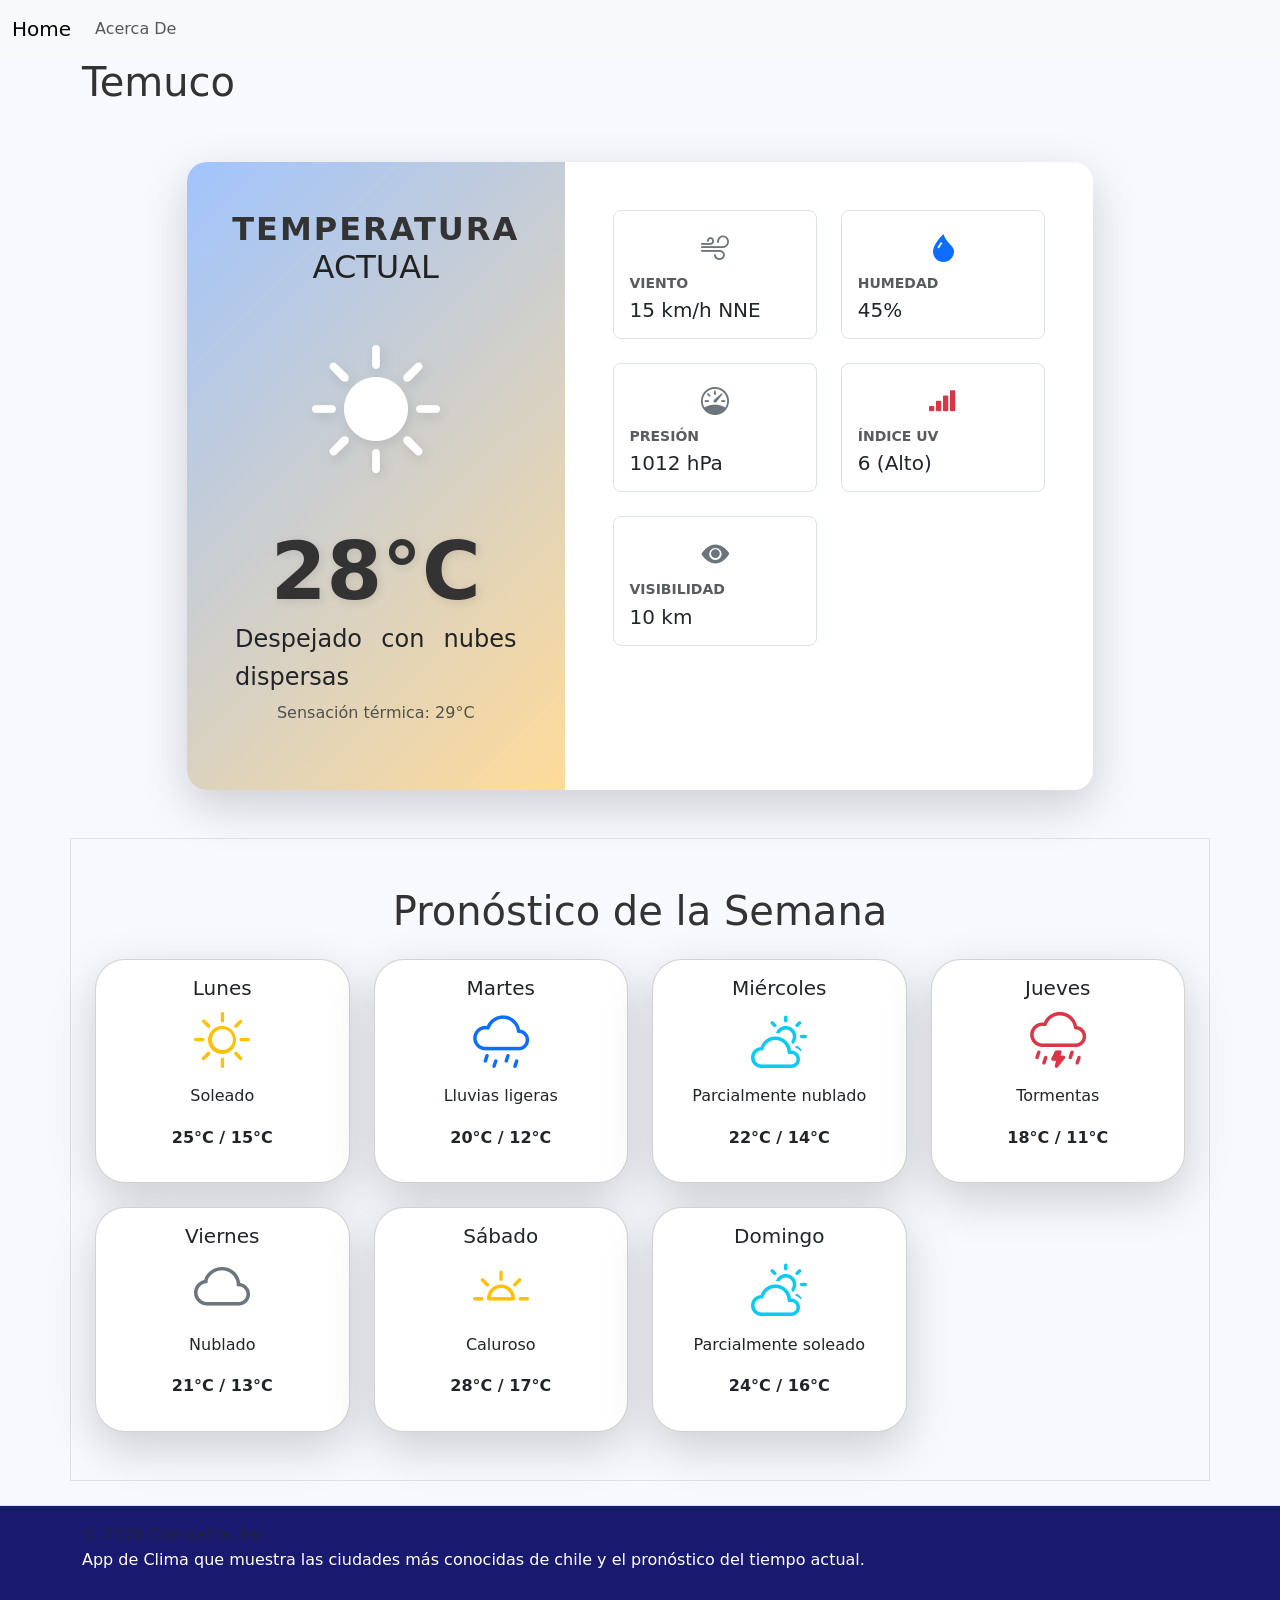
<file: contents/temuco.html>
<!DOCTYPE html>
<html lang="en">

<head>
  <meta charset="UTF-8">
  <meta name="viewport" content="width=device-width, initial-scale=1.0">
  <!-- Bootstrap CSS -->
  <link href="https://cdn.jsdelivr.net/npm/bootstrap@5.3.3/dist/css/bootstrap.min.css" rel="stylesheet">
  <!-- Iconos de clima (ejemplo con Bootstrap Icons) -->
  <link href="https://cdn.jsdelivr.net/npm/bootstrap-icons@1.11.3/font/bootstrap-icons.css" rel="stylesheet">
  <link rel="stylesheet" href="../css/style.css">
  <title>App de Clima</title>
</head>

<body>

  <header>
    <nav class="navbar navbar-expand-lg bg-body-tertiary">
      <div class="container-fluid">
        <a class="navbar-brand" href="../index.html">Home</a>
        <button class="navbar-toggler" type="button" data-bs-toggle="collapse" data-bs-target="#navbarNavAltMarkup"
          aria-controls="navbarNavAltMarkup" aria-expanded="false" aria-label="Toggle navigation">
          <span class="navbar-toggler-icon"></span>
        </button>
        <div class="collapse navbar-collapse" id="navbarNavAltMarkup">
          <div class="navbar-nav">
            <a class="nav-link" href="acerdade.html">Acerca De</a>
          </div>
        </div>
      </div>
    </nav>
  </header>

  <section class="container">
    <div class="row main">

      <div class="col-12 col-md-12 col-lg-12">
        <h1>Temuco</h1>
        <div class="container py-5">
          <div class="row justify-content-center">
            <div class="col-12 col-xl-10">

              <div class="card shadow-lg border-0 overflow-hidden" style="border-radius: 20px;">
                <div class="row g-0">

                  <div class="col-md-5 d-flex flex-column justify-content-center align-items-center text-white p-5"
                    style="background: linear-gradient(135deg, #a1c4fd 0%, #ffdb99 100%);">
                    <h2 class="text-uppercase fw-bold mb-0" style="letter-spacing: 2px; color: #333;">TEMPERATURA</h2>
                    <h2 class="fw-black mb-4" style="font-size: 2rem; color: #222;">ACTUAL</h2>

                    <div class="position-relative mb-2">
                      <i class="bi bi-sun-fill"
                        style="font-size: 8rem; color: #fff; filter: drop-shadow(2px 4px 6px rgba(0,0,0,0.1));"></i>
                    </div>

                    <div class="display-1 fw-bold mb-0" style="text-shadow: 2px 2px 10px rgba(0,0,0,0.1); color: #333;">
                      28°C</div>
                    <p class="fs-4 fw-medium text-dark mb-1">Despejado con nubes dispersas</p>
                    <p class="opacity-75 text-dark">Sensación térmica: 29°C</p>
                  </div>

                  <div class="col-md-7 bg-white p-5">
                    <div class="row g-4">
                      <div class="col-6">
                        <div class="p-3 border rounded-3 text-center">
                          <i class="bi bi-wind fs-3 text-secondary"></i>
                          <p class="small text-uppercase mb-1 fw-bold text-muted">Viento</p>
                          <p class="h5 mb-0">15 km/h NNE</p>
                        </div>
                      </div>
                      <div class="col-6">
                        <div class="p-3 border rounded-3 text-center">
                          <i class="bi bi-droplet-fill fs-3 text-primary"></i>
                          <p class="small text-uppercase mb-1 fw-bold text-muted">Humedad</p>
                          <p class="h5 mb-0">45%</p>
                        </div>
                      </div>
                      <div class="col-6">
                        <div class="p-3 border rounded-3 text-center">
                          <i class="bi bi-speedometer fs-3 text-secondary"></i>
                          <p class="small text-uppercase mb-1 fw-bold text-muted">Presión</p>
                          <p class="h5 mb-0">1012 hPa</p>
                        </div>
                      </div>
                      <div class="col-6">
                        <div class="p-3 border rounded-3 text-center">
                          <i class="bi bi-reception-4 fs-3 text-danger"></i>
                          <p class="small text-uppercase mb-1 fw-bold text-muted">Índice UV</p>
                          <p class="h5 mb-0">6 (Alto)</p>
                        </div>
                      </div>
                      <div class="col-6">
                        <div class="p-3 border rounded-3 text-center">
                          <i class="bi bi-eye-fill fs-3 text-secondary"></i>
                          <p class="small text-uppercase mb-1 fw-bold text-muted">Visibilidad</p>
                          <p class="h5 mb-0">10 km</p>
                        </div>
                      </div>

                    </div>
                  </div>

                </div>
              </div>
            </div>
          </div>
        </div>
      </div>
      <div class="col-12 col-md-12 col-lg-12 border">
        <div class="container my-5">
          <h1 class="text-center mb-4">Pronóstico de la Semana</h1>
          <div class="row row-cols-1 row-cols-md-4 g-4">

            <!-- Lunes -->
            <div class="col">
              <div class="card text-center shadow-lg">
                <div class="card-body">
                  <h5 class="card-title">Lunes</h5>
                  <i class="bi bi-brightness-high display-4 text-warning"></i>
                  <p class="card-text mt-2">Soleado</p>
                  <p class="fw-bold">25°C / 15°C</p>
                </div>
              </div>
            </div>

            <!-- Martes -->
            <div class="col">
              <div class="card text-center shadow-lg">
                <div class="card-body">
                  <h5 class="card-title">Martes</h5>
                  <i class="bi bi-cloud-drizzle display-4 text-primary"></i>
                  <p class="card-text mt-2">Lluvias ligeras</p>
                  <p class="fw-bold">20°C / 12°C</p>
                </div>
              </div>
            </div>

            <!-- Miércoles -->
            <div class="col">
              <div class="card text-center shadow-lg">
                <div class="card-body">
                  <h5 class="card-title">Miércoles</h5>
                  <i class="bi bi-cloud-sun display-4 text-info"></i>
                  <p class="card-text mt-2">Parcialmente nublado</p>
                  <p class="fw-bold">22°C / 14°C</p>
                </div>
              </div>
            </div>

            <!-- Jueves -->
            <div class="col">
              <div class="card text-center shadow-lg">
                <div class="card-body">
                  <h5 class="card-title">Jueves</h5>
                  <i class="bi bi-cloud-lightning-rain display-4 text-danger"></i>
                  <p class="card-text mt-2">Tormentas</p>
                  <p class="fw-bold">18°C / 11°C</p>
                </div>
              </div>
            </div>

            <!-- Viernes -->
            <div class="col">
              <div class="card text-center shadow-lg">
                <div class="card-body">
                  <h5 class="card-title">Viernes</h5>
                  <i class="bi bi-cloud display-4 text-secondary"></i>
                  <p class="card-text mt-2">Nublado</p>
                  <p class="fw-bold">21°C / 13°C</p>
                </div>
              </div>
            </div>

            <!-- Sábado -->
            <div class="col">
              <div class="card text-center shadow-lg">
                <div class="card-body">
                  <h5 class="card-title">Sábado</h5>
                  <i class="bi bi-brightness-alt-high display-4 text-warning"></i>
                  <p class="card-text mt-2">Caluroso</p>
                  <p class="fw-bold">28°C / 17°C</p>
                </div>
              </div>
            </div>

            <!-- Domingo -->
            <div class="col">
              <div class="card text-center shadow-lg">
                <div class="card-body">
                  <h5 class="card-title">Domingo</h5>
                  <i class="bi bi-cloud-sun display-4 text-info"></i>
                  <p class="card-text mt-2">Parcialmente soleado</p>
                  <p class="fw-bold">24°C / 16°C</p>
                </div>
              </div>
            </div>

          </div>
        </div>


      </div>
  </section>

  <footer class="py-3 my-4 border-top">
    <div class="container d-flex flex-wrap justify-content-between align-items-center">
      <p class="col-md-4 mb-0 text-body-secondary">&copy; 2026 Compañía, Inc</p>
      <p>App de Clima que muestra las ciudades más conocidas de chile y el pronóstico del tiempo actual.</p>
    </div>
  </footer>

  <script src="https://cdn.jsdelivr.net/npm/bootstrap@5.0.2/dist/js/bootstrap.bundle.min.js"
    integrity="sha384-MrcW6ZMFYlzcLA8Nl+NtUVF0sA7MsXsP1UyJoMp4YLEuNSfAP+JcXn/tWtIaxVXM"
    crossorigin="anonymous"></script>
</body>

</html>
</file>
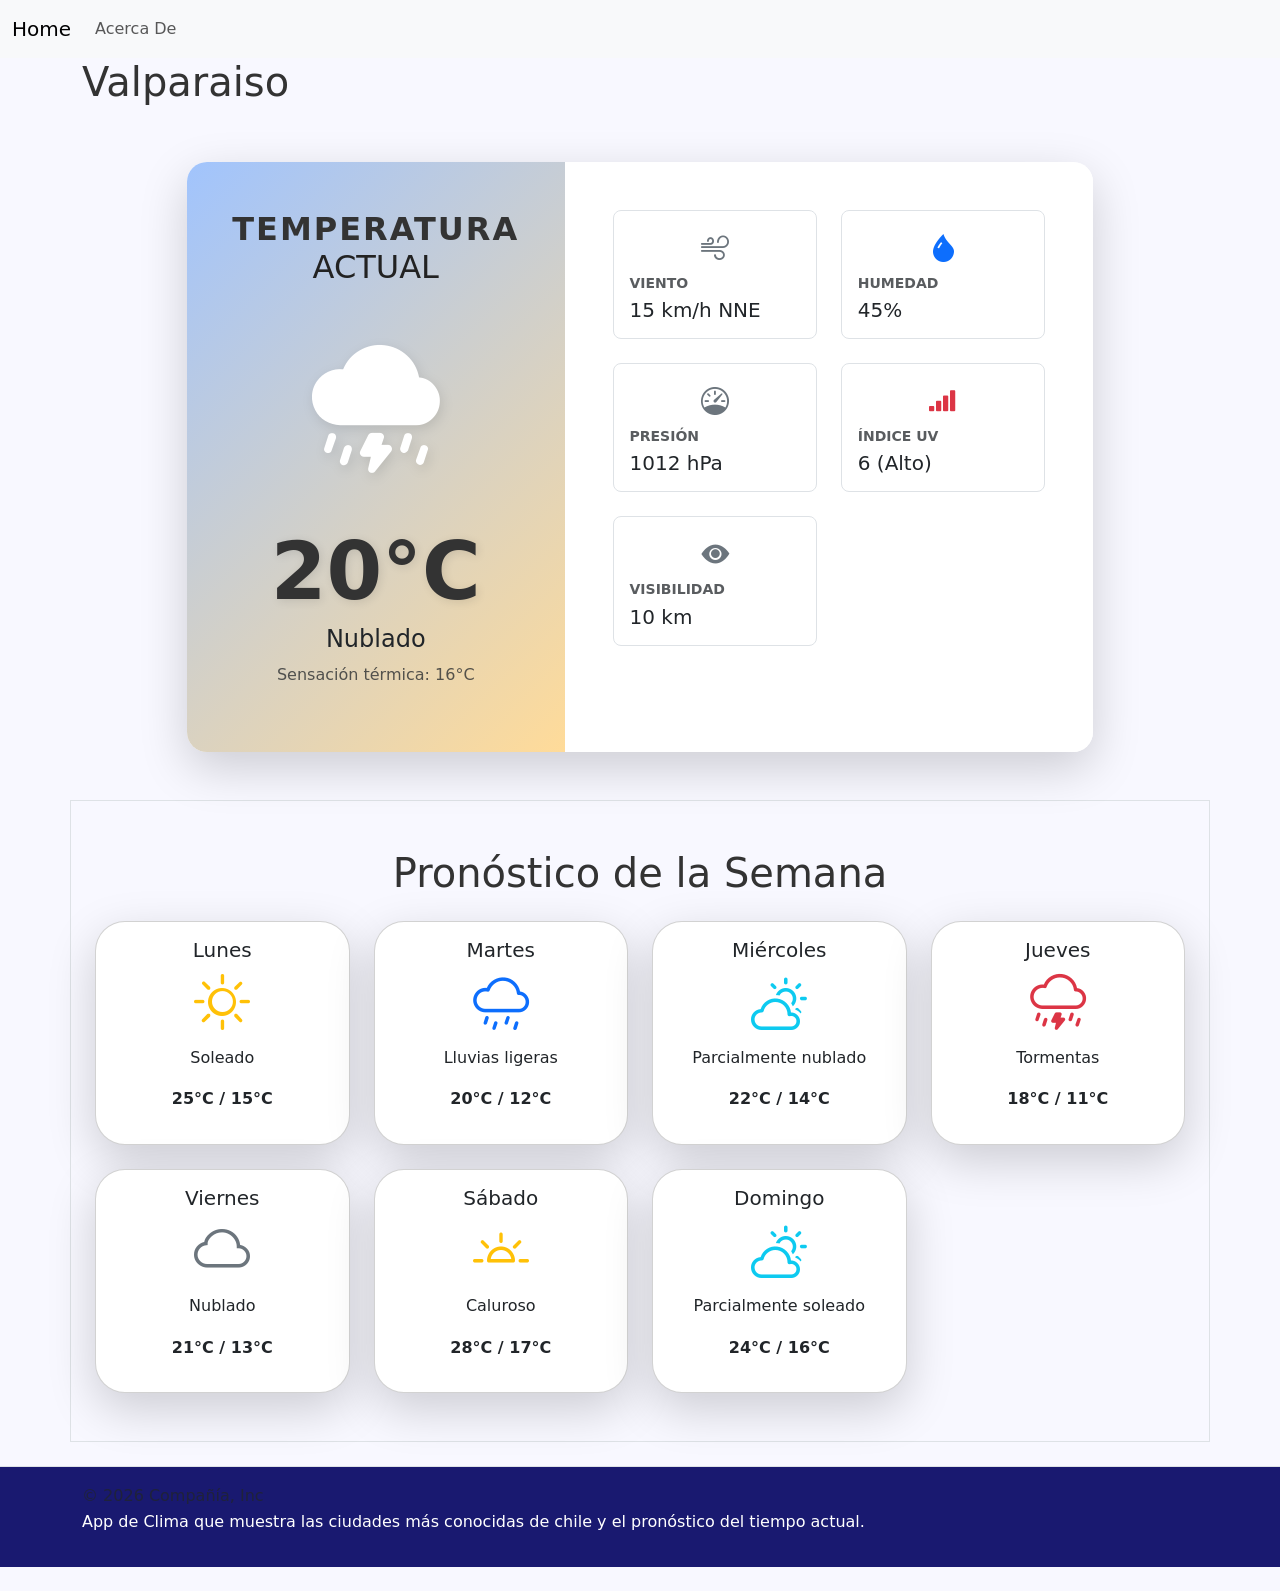
<file: contents/valparaiso.html>
<!DOCTYPE html>
<html lang="en">

<head>
  <meta charset="UTF-8">
  <meta name="viewport" content="width=device-width, initial-scale=1.0">
  <!-- Bootstrap CSS -->
  <link href="https://cdn.jsdelivr.net/npm/bootstrap@5.3.3/dist/css/bootstrap.min.css" rel="stylesheet">
  <!-- Iconos de clima (ejemplo con Bootstrap Icons) -->
  <link href="https://cdn.jsdelivr.net/npm/bootstrap-icons@1.11.3/font/bootstrap-icons.css" rel="stylesheet">
  <link rel="stylesheet" href="../css/style.css">
  <title>App de Clima</title>
</head>

<body>

  <header>
    <nav class="navbar navbar-expand-lg bg-body-tertiary">
      <div class="container-fluid">
        <a class="navbar-brand" href="../index.html">Home</a>
        <button class="navbar-toggler" type="button" data-bs-toggle="collapse" data-bs-target="#navbarNavAltMarkup"
          aria-controls="navbarNavAltMarkup" aria-expanded="false" aria-label="Toggle navigation">
          <span class="navbar-toggler-icon"></span>
        </button>
        <div class="collapse navbar-collapse" id="navbarNavAltMarkup">
          <div class="navbar-nav">
            <a class="nav-link" href="acerdade.html">Acerca De</a>
          </div>
        </div>
      </div>
    </nav>
  </header>

  <section class="container">
    <div class="row main">

      <div class="col-12 col-md-12 col-lg-12">
        <h1>Valparaiso</h1>
        <div class="container py-5">
          <div class="row justify-content-center">
            <div class="col-12 col-xl-10">

              <div class="card shadow-lg border-0 overflow-hidden" style="border-radius: 20px;">
                <div class="row g-0">

                  <div class="col-md-5 d-flex flex-column justify-content-center align-items-center text-white p-5"
                    style="background: linear-gradient(135deg, #a1c4fd 0%, #ffdb99 100%);">
                    <h2 class="text-uppercase fw-bold mb-0" style="letter-spacing: 2px; color: #333;">TEMPERATURA</h2>
                    <h2 class="fw-black mb-4" style="font-size: 2rem; color: #222;">ACTUAL</h2>

                    <div class="position-relative mb-2">
                      <i class="bi bi-cloud-lightning-rain-fill"
                        style="font-size: 8rem; color: #fff; filter: drop-shadow(2px 4px 6px rgba(0,0,0,0.1));"></i>
                    </div>

                    <div class="display-1 fw-bold mb-0" style="text-shadow: 2px 2px 10px rgba(0,0,0,0.1); color: #333;">
                      20°C</div>
                    <p class="fs-4 fw-medium text-dark mb-1">Nublado</p>
                    <p class="opacity-75 text-dark">Sensación térmica: 16°C</p>
                  </div>

                  <div class="col-md-7 bg-white p-5">
                    <div class="row g-4">
                      <div class="col-6">
                        <div class="p-3 border rounded-3 text-center">
                          <i class="bi bi-wind fs-3 text-secondary"></i>
                          <p class="small text-uppercase mb-1 fw-bold text-muted">Viento</p>
                          <p class="h5 mb-0">15 km/h NNE</p>
                        </div>
                      </div>
                      <div class="col-6">
                        <div class="p-3 border rounded-3 text-center">
                          <i class="bi bi-droplet-fill fs-3 text-primary"></i>
                          <p class="small text-uppercase mb-1 fw-bold text-muted">Humedad</p>
                          <p class="h5 mb-0">45%</p>
                        </div>
                      </div>
                      <div class="col-6">
                        <div class="p-3 border rounded-3 text-center">
                          <i class="bi bi-speedometer fs-3 text-secondary"></i>
                          <p class="small text-uppercase mb-1 fw-bold text-muted">Presión</p>
                          <p class="h5 mb-0">1012 hPa</p>
                        </div>
                      </div>
                      <div class="col-6">
                        <div class="p-3 border rounded-3 text-center">
                          <i class="bi bi-reception-4 fs-3 text-danger"></i>
                          <p class="small text-uppercase mb-1 fw-bold text-muted">Índice UV</p>
                          <p class="h5 mb-0">6 (Alto)</p>
                        </div>
                      </div>
                      <div class="col-6">
                        <div class="p-3 border rounded-3 text-center">
                          <i class="bi bi-eye-fill fs-3 text-secondary"></i>
                          <p class="small text-uppercase mb-1 fw-bold text-muted">Visibilidad</p>
                          <p class="h5 mb-0">10 km</p>
                        </div>
                      </div>

                    </div>
                  </div>

                </div>
              </div>
            </div>
          </div>
        </div>
      </div>
      <div class="col-12 col-md-12 col-lg-12 border">
        <div class="container my-5">
          <h1 class="text-center mb-4">Pronóstico de la Semana</h1>
          <div class="row row-cols-1 row-cols-md-4 g-4">

            <!-- Lunes -->
            <div class="col">
              <div class="card text-center shadow-lg">
                <div class="card-body">
                  <h5 class="card-title">Lunes</h5>
                  <i class="bi bi-brightness-high display-4 text-warning"></i>
                  <p class="card-text mt-2">Soleado</p>
                  <p class="fw-bold">25°C / 15°C</p>
                </div>
              </div>
            </div>

            <!-- Martes -->
            <div class="col">
              <div class="card text-center shadow-lg">
                <div class="card-body">
                  <h5 class="card-title">Martes</h5>
                  <i class="bi bi-cloud-drizzle display-4 text-primary"></i>
                  <p class="card-text mt-2">Lluvias ligeras</p>
                  <p class="fw-bold">20°C / 12°C</p>
                </div>
              </div>
            </div>

            <!-- Miércoles -->
            <div class="col">
              <div class="card text-center shadow-lg">
                <div class="card-body">
                  <h5 class="card-title">Miércoles</h5>
                  <i class="bi bi-cloud-sun display-4 text-info"></i>
                  <p class="card-text mt-2">Parcialmente nublado</p>
                  <p class="fw-bold">22°C / 14°C</p>
                </div>
              </div>
            </div>

            <!-- Jueves -->
            <div class="col">
              <div class="card text-center shadow-lg">
                <div class="card-body">
                  <h5 class="card-title">Jueves</h5>
                  <i class="bi bi-cloud-lightning-rain display-4 text-danger"></i>
                  <p class="card-text mt-2">Tormentas</p>
                  <p class="fw-bold">18°C / 11°C</p>
                </div>
              </div>
            </div>

            <!-- Viernes -->
            <div class="col">
              <div class="card text-center shadow-lg">
                <div class="card-body">
                  <h5 class="card-title">Viernes</h5>
                  <i class="bi bi-cloud display-4 text-secondary"></i>
                  <p class="card-text mt-2">Nublado</p>
                  <p class="fw-bold">21°C / 13°C</p>
                </div>
              </div>
            </div>

            <!-- Sábado -->
            <div class="col">
              <div class="card text-center shadow-lg">
                <div class="card-body">
                  <h5 class="card-title">Sábado</h5>
                  <i class="bi bi-brightness-alt-high display-4 text-warning"></i>
                  <p class="card-text mt-2">Caluroso</p>
                  <p class="fw-bold">28°C / 17°C</p>
                </div>
              </div>
            </div>

            <!-- Domingo -->
            <div class="col">
              <div class="card text-center shadow-lg">
                <div class="card-body">
                  <h5 class="card-title">Domingo</h5>
                  <i class="bi bi-cloud-sun display-4 text-info"></i>
                  <p class="card-text mt-2">Parcialmente soleado</p>
                  <p class="fw-bold">24°C / 16°C</p>
                </div>
              </div>
            </div>

          </div>
        </div>


      </div>
  </section>

  <footer class="py-3 my-4 border-top">
    <div class="container d-flex flex-wrap justify-content-between align-items-center">
      <p class="col-md-4 mb-0 text-body-secondary">&copy; 2026 Compañía, Inc</p>
      <p>App de Clima que muestra las ciudades más conocidas de chile y el pronóstico del tiempo actual.</p>
    </div>
  </footer>

  <script src="https://cdn.jsdelivr.net/npm/bootstrap@5.0.2/dist/js/bootstrap.bundle.min.js"
    integrity="sha384-MrcW6ZMFYlzcLA8Nl+NtUVF0sA7MsXsP1UyJoMp4YLEuNSfAP+JcXn/tWtIaxVXM"
    crossorigin="anonymous"></script>
</body>

</html>
</file>
<file: css/style.css>
/* Estilos generales */
body {
  font-family: Helvetica, sans-serif sans-serif;
  font-size: 16px;
  line-height: 1.6;
  color: #333;
  background-color: #F8F8FF;
  margin: 0;
  padding: 0;
  min-height: 100vh;
}

.hero {
  background-image: url("../img/hero-wallpaper.jpg");
  background-size: cover;
  background-position: center;
  background-repeat: no-repeat;
  position: fiexd;
  width: 100%;
  height: 15rem;
}

.acercade {
  text-align: center;
}
.col p {
text-align: center;
}

.col:hover {
  cursor: pointer;
}

.card {
  border-radius: 30px;
}

p {
  text-align: justify;
}


footer {
  color: white;
  background-color: #191970;
}
</file>
